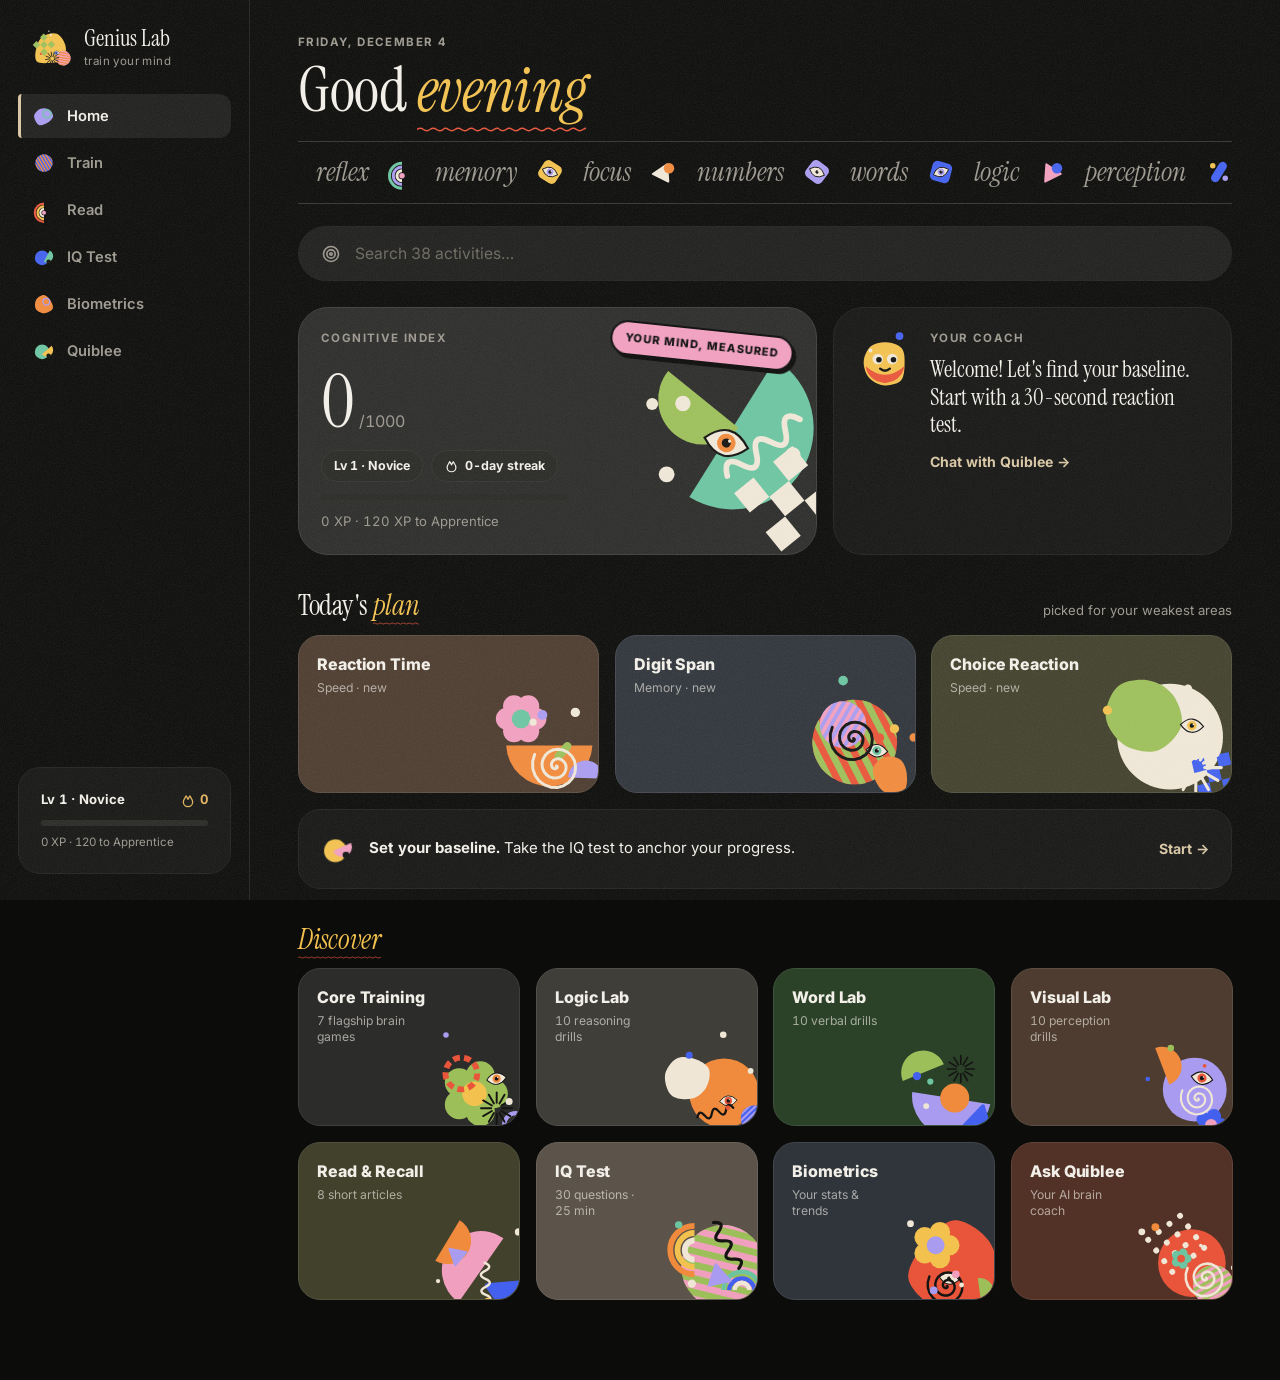
<file: index.html>
<!doctype html>
<html lang="en">
<head>
<meta charset="UTF-8">
<meta name="viewport" content="width=device-width, initial-scale=1.0, viewport-fit=cover">
<meta name="description" content="Genius Lab: train reaction time, memory, focus, maths and reading comprehension, and take a built-in IQ test.">
<meta name="theme-color" content="#0c0c0b">
<title>Genius Lab</title>
<link rel="preconnect" href="https://fonts.googleapis.com">
<link rel="preconnect" href="https://fonts.gstatic.com" crossorigin>
<link rel="stylesheet" href="https://fonts.googleapis.com/css2?family=Instrument+Serif:ital@0;1&family=Inter:wght@400;500;600;700;800&display=swap">
<link rel="stylesheet" href="app/style.css">
</head>
<body>
  <div class="shell">
    <aside class="sidebar">
      <a class="brand" href="#/">
        <div class="brand-badge" aria-hidden="true"></div>
        <div>
          <div class="brand-title">Genius Lab</div>
          <div class="brand-subtitle">train your mind</div>
        </div>
      </a>

      <nav class="side-nav" id="side-nav" aria-label="Main"></nav>

      <div class="side-level card" id="side-level"></div>
    </aside>

    <main class="view" id="view" tabindex="-1"></main>
  </div>

  <nav class="tabbar" id="tabbar" aria-label="Main"></nav>
  <div class="toast" id="toast" role="status" aria-live="polite"></div>

  <script src="app/js/core.js"></script>
  <script src="app/js/art.js"></script>
  <script src="app/js/games-speed.js"></script>
  <script src="app/js/games-memory.js"></script>
  <script src="app/js/games-focus.js"></script>
  <script src="app/js/drills.js"></script>
  <script src="app/js/articles.js"></script>
  <script src="app/js/reading.js"></script>
  <script src="app/js/iq-questions.js"></script>
  <script src="app/js/iq.js"></script>
  <script src="app/js/biometrics.js"></script>
  <script src="app/js/coach.js"></script>
  <script src="app/js/pages.js"></script>
</body>
</html>
</file>
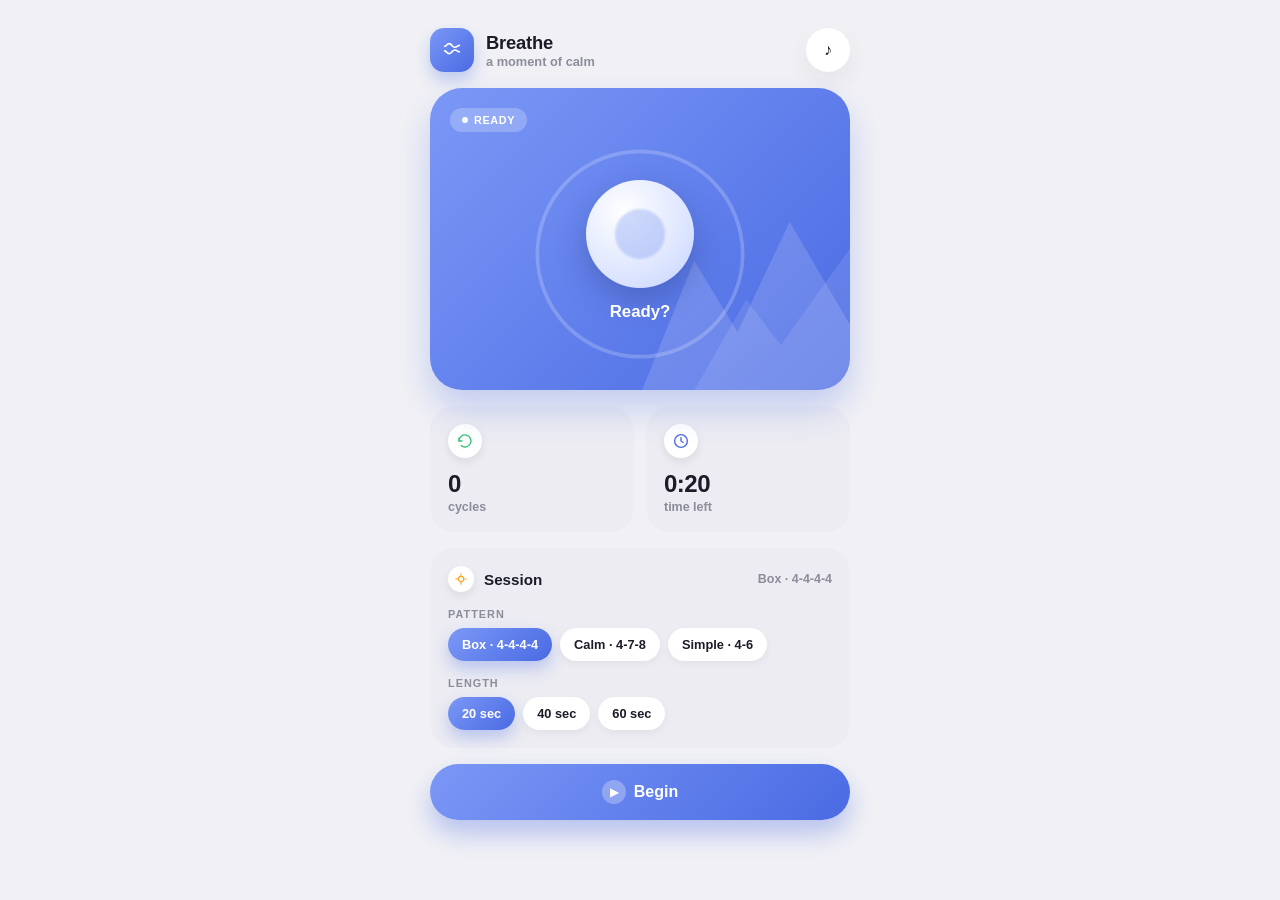
<file: breathing-exercise/index.html>
<!doctype html>
<html lang="en">
<head>
<meta charset="UTF-8">
<meta name="viewport" content="width=device-width, initial-scale=1.0">
<title>Breathe — a guided breathing exercise</title>
<link rel="stylesheet" href="style.css">
</head>
<body>
  <main class="app">
    <header class="app-header">
      <div class="brand">
        <div class="brand-badge">
          <svg viewBox="0 0 24 24" fill="none"><path d="M4 8c2 0 2-3 5-3s3 4 6 4 3-2 5-2M4 13c2 0 2 3 5 3s3-4 6-4 3 2 5 2" stroke="#fff" stroke-width="1.8" stroke-linecap="round"/></svg>
        </div>
        <div>
          <div class="brand-title">Breathe</div>
          <div class="brand-subtitle">a moment of calm</div>
        </div>
      </div>
      <button class="icon-btn" id="sound-btn" aria-pressed="true" title="Toggle sound">
        <span id="sound-icon">&#9834;</span>
      </button>
    </header>

    <section class="hero" aria-live="polite">
      <span class="hero-badge" id="hero-badge"><span class="dot"></span><span id="hero-badge-text">READY</span></span>

      <div class="stage">
        <svg class="progress-ring" viewBox="0 0 240 240" aria-hidden="true">
          <circle class="progress-ring__bg" cx="120" cy="120" r="112"></circle>
          <circle class="progress-ring__bar" id="progress-bar" cx="120" cy="120" r="112"></circle>
        </svg>

        <div class="breath-circle" id="breath-circle">
          <div class="breath-core"></div>
        </div>

        <div class="phase-copy">
          <div class="phase-label" id="phase-label">Ready?</div>
          <div class="phase-count" id="phase-count"></div>
        </div>
      </div>

      <svg class="hero-wave" viewBox="0 0 300 140" preserveAspectRatio="none" aria-hidden="true">
        <path d="M60 140 L120 40 L170 95 L230 10 L300 90 L300 140 Z" fill="rgba(255,255,255,0.14)"></path>
        <path d="M120 140 L180 70 L220 105 L300 30 L300 140 Z" fill="rgba(255,255,255,0.1)"></path>
      </svg>
    </section>

    <section class="stat-row">
      <div class="stat-card">
        <div class="stat-icon stat-icon-green">
          <svg viewBox="0 0 24 24" fill="none"><path d="M4 12a8 8 0 1 1 3 6.2" stroke="currentColor" stroke-width="1.8" stroke-linecap="round"/><path d="M4 8v4h4" stroke="currentColor" stroke-width="1.8" stroke-linecap="round" stroke-linejoin="round"/></svg>
        </div>
        <div class="stat-value" id="cycle-count">0</div>
        <div class="stat-label">cycles</div>
      </div>
      <div class="stat-card">
        <div class="stat-icon stat-icon-blue">
          <svg viewBox="0 0 24 24" fill="none"><circle cx="12" cy="12" r="8.5" stroke="currentColor" stroke-width="1.8"/><path d="M12 7.5V12L15 14" stroke="currentColor" stroke-width="1.8" stroke-linecap="round"/></svg>
        </div>
        <div class="stat-value" id="time-remaining">0:20</div>
        <div class="stat-label">time left</div>
      </div>
    </section>

    <section class="session-card">
      <div class="session-card-head">
        <div class="session-card-title">
          <div class="stat-icon stat-icon-gold small">
            <svg viewBox="0 0 24 24" fill="none"><path d="M12 3v4M12 17v4M3 12h4M17 12h4" stroke="currentColor" stroke-width="1.8" stroke-linecap="round"/><circle cx="12" cy="12" r="4.5" stroke="currentColor" stroke-width="1.8"/></svg>
          </div>
          <span>Session</span>
        </div>
        <span class="session-card-meta" id="session-meta">Box · 4-4-4-4</span>
      </div>

      <div class="option-group" role="group" aria-label="Breathing pattern">
        <span class="option-title">pattern</span>
        <div class="option-row" id="pattern-row">
          <button class="chip active" data-pattern="box">Box · 4-4-4-4</button>
          <button class="chip" data-pattern="calm">Calm · 4-7-8</button>
          <button class="chip" data-pattern="simple">Simple · 4-6</button>
        </div>
      </div>

      <div class="option-group" role="group" aria-label="Session length">
        <span class="option-title">length</span>
        <div class="option-row" id="duration-row">
          <button class="chip active" data-duration="20">20 sec</button>
          <button class="chip" data-duration="40">40 sec</button>
          <button class="chip" data-duration="60">60 sec</button>
        </div>
      </div>
    </section>

    <button class="pill-btn primary" id="start-btn">
      <span class="pill-btn-icon" id="start-icon">&#9654;</span>
      <span id="start-label">Begin</span>
    </button>
  </main>

  <div class="complete-overlay" id="complete-overlay" hidden>
    <div class="complete-card">
      <div class="complete-title">Nicely done</div>
      <p class="complete-detail" id="complete-detail"></p>
      <button class="pill-btn primary" id="complete-restart">
        <span class="pill-btn-icon">&#8635;</span>
        Breathe again
      </button>
    </div>
  </div>

  <script src="script.js"></script>
</body>
</html>
</file>
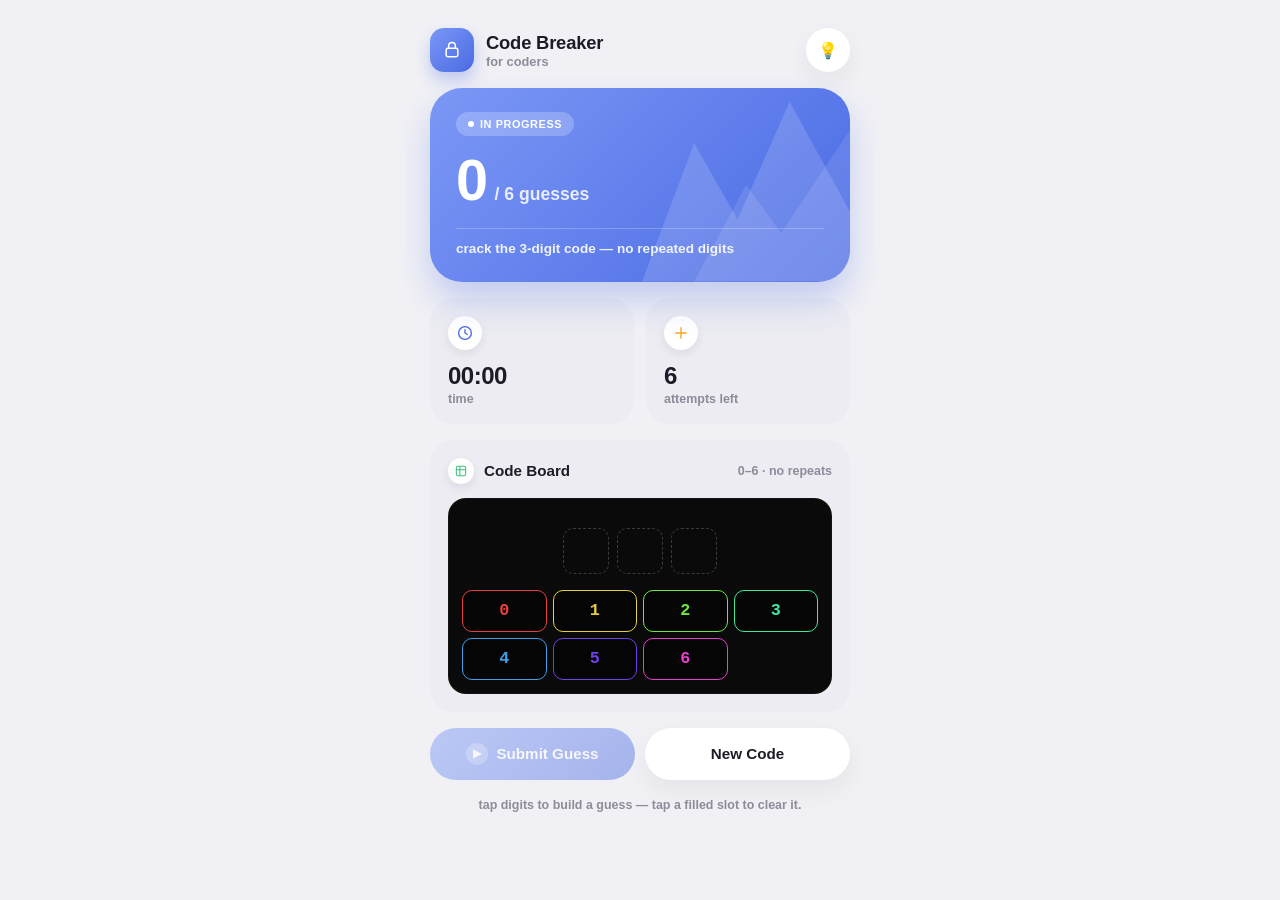
<file: code-breaker-puzzle/index.html>
<!doctype html>
<html lang="en">
<head>
<meta charset="UTF-8">
<meta name="viewport" content="width=device-width, initial-scale=1.0">
<title>Code Breaker — a deduction puzzle for coders</title>
<link rel="stylesheet" href="style.css">
</head>
<body>
  <main class="app">
    <header class="app-header">
      <div class="brand">
        <div class="brand-badge">
          <svg viewBox="0 0 24 24" fill="none"><rect x="5" y="10" width="14" height="10" rx="2" stroke="#fff" stroke-width="1.8"/><path d="M8 10V7a4 4 0 0 1 8 0v3" stroke="#fff" stroke-width="1.8"/></svg>
        </div>
        <div>
          <div class="brand-title">Code Breaker</div>
          <div class="brand-subtitle">for coders</div>
        </div>
      </div>
      <button class="icon-btn" id="hint-toggle" aria-pressed="true" title="Dim digits you've ruled out">&#128161;</button>
    </header>

    <section class="hero">
      <span class="hero-badge" id="hero-badge"><span class="dot"></span><span id="hero-badge-text">IN PROGRESS</span></span>
      <div class="hero-metric">
        <span class="hero-number" id="guess-count">0</span>
        <span class="hero-unit">/ 6 guesses</span>
      </div>
      <div class="hero-divider"></div>
      <div class="hero-foot">
        <span id="hero-status">crack the 3-digit code &mdash; no repeated digits</span>
      </div>
      <svg class="hero-wave" viewBox="0 0 300 140" preserveAspectRatio="none" aria-hidden="true">
        <path d="M60 140 L120 40 L170 95 L230 10 L300 90 L300 140 Z" fill="rgba(255,255,255,0.14)"></path>
        <path d="M120 140 L180 70 L220 105 L300 30 L300 140 Z" fill="rgba(255,255,255,0.1)"></path>
      </svg>
    </section>

    <section class="stat-row">
      <div class="stat-card">
        <div class="stat-icon stat-icon-blue">
          <svg viewBox="0 0 24 24" fill="none"><circle cx="12" cy="12" r="8.5" stroke="currentColor" stroke-width="1.8"/><path d="M12 7.5V12L15 14" stroke="currentColor" stroke-width="1.8" stroke-linecap="round"/></svg>
        </div>
        <div class="stat-value" id="timer">00:00</div>
        <div class="stat-label">time</div>
      </div>
      <div class="stat-card">
        <div class="stat-icon stat-icon-gold">
          <svg viewBox="0 0 24 24" fill="none"><path d="M12 5v14M5 12h14" stroke="currentColor" stroke-width="1.8" stroke-linecap="round"/></svg>
        </div>
        <div class="stat-value" id="attempts-left">6</div>
        <div class="stat-label">attempts left</div>
      </div>
    </section>

    <section class="board-card">
      <div class="board-card-head">
        <div class="board-card-title">
          <div class="stat-icon stat-icon-green small">
            <svg viewBox="0 0 24 24" fill="none"><rect x="4" y="4" width="16" height="16" rx="3" stroke="currentColor" stroke-width="1.8"/><path d="M4 10h16M10 4v16" stroke="currentColor" stroke-width="1.8"/></svg>
          </div>
          <span>Code Board</span>
        </div>
        <span class="board-card-meta">0&ndash;6 &middot; no repeats</span>
      </div>

      <div class="board-wrap">
        <div class="code-board" id="code-board">
          <div class="history-list" id="history-list"></div>
          <div class="input-row" id="input-row"></div>
          <div class="pad-grid" id="pad-grid"></div>
        </div>
        <div class="win-overlay" id="win-overlay" hidden>
          <div class="win-box">
            <div class="win-title" id="win-title">Cracked it!</div>
            <div class="win-detail" id="win-detail"></div>
            <button class="pill-btn" id="win-next">
              <span class="pill-btn-icon">&#8635;</span>
              New code
            </button>
          </div>
        </div>
      </div>
    </section>

    <div class="controls">
      <button class="pill-btn primary" id="submit-btn" disabled>
        <span class="pill-btn-icon">&#9654;</span>
        Submit Guess
      </button>
      <button class="pill-btn ghost" id="new-code-btn">New Code</button>
    </div>

    <p class="hint">tap digits to build a guess &mdash; tap a filled slot to clear it.</p>
  </main>

  <script src="script.js"></script>
</body>
</html>
</file>
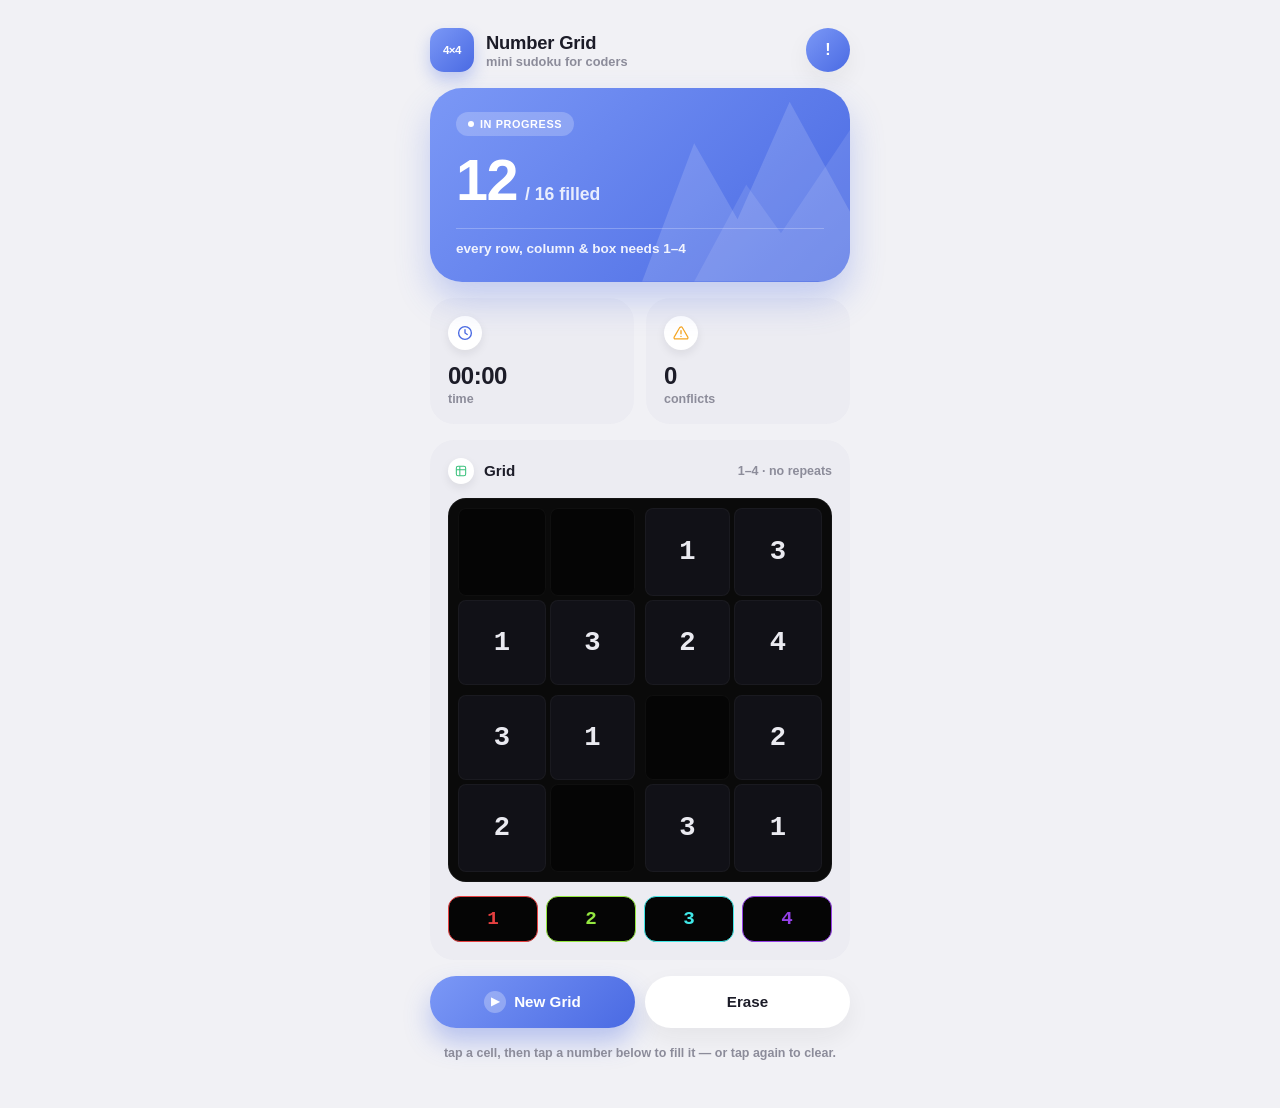
<file: sudoku-puzzle/index.html>
<!doctype html>
<html lang="en">
<head>
<meta charset="UTF-8">
<meta name="viewport" content="width=device-width, initial-scale=1.0">
<title>Number Grid — a mini sudoku for coders</title>
<link rel="stylesheet" href="style.css">
</head>
<body>
  <main class="app">
    <header class="app-header">
      <div class="brand">
        <div class="brand-badge">4&times;4</div>
        <div>
          <div class="brand-title">Number Grid</div>
          <div class="brand-subtitle">mini sudoku for coders</div>
        </div>
      </div>
      <button class="icon-btn" id="notes-toggle" aria-pressed="true" title="Toggle conflict highlighting">!</button>
    </header>

    <section class="hero">
      <span class="hero-badge" id="hero-badge"><span class="dot"></span><span id="hero-badge-text">IN PROGRESS</span></span>
      <div class="hero-metric">
        <span class="hero-number" id="filled-count">0</span>
        <span class="hero-unit">/ 16 filled</span>
      </div>
      <div class="hero-divider"></div>
      <div class="hero-foot">
        <span id="hero-status">every row, column &amp; box needs 1&ndash;4</span>
      </div>
      <svg class="hero-wave" viewBox="0 0 300 140" preserveAspectRatio="none" aria-hidden="true">
        <path d="M60 140 L120 40 L170 95 L230 10 L300 90 L300 140 Z" fill="rgba(255,255,255,0.14)"></path>
        <path d="M120 140 L180 70 L220 105 L300 30 L300 140 Z" fill="rgba(255,255,255,0.1)"></path>
      </svg>
    </section>

    <section class="stat-row">
      <div class="stat-card">
        <div class="stat-icon stat-icon-blue">
          <svg viewBox="0 0 24 24" fill="none"><circle cx="12" cy="12" r="8.5" stroke="currentColor" stroke-width="1.8"/><path d="M12 7.5V12L15 14" stroke="currentColor" stroke-width="1.8" stroke-linecap="round"/></svg>
        </div>
        <div class="stat-value" id="timer">00:00</div>
        <div class="stat-label">time</div>
      </div>
      <div class="stat-card">
        <div class="stat-icon stat-icon-gold">
          <svg viewBox="0 0 24 24" fill="none"><path d="M12 9v4M12 16.5h.01" stroke="currentColor" stroke-width="1.8" stroke-linecap="round"/><path d="M10.3 4.6 2.9 17.5a1.6 1.6 0 0 0 1.4 2.4h15.4a1.6 1.6 0 0 0 1.4-2.4L13.7 4.6a1.6 1.6 0 0 0-2.8 0Z" stroke="currentColor" stroke-width="1.6" stroke-linejoin="round"/></svg>
        </div>
        <div class="stat-value" id="conflict-count">0</div>
        <div class="stat-label">conflicts</div>
      </div>
    </section>

    <section class="board-card">
      <div class="board-card-head">
        <div class="board-card-title">
          <div class="stat-icon stat-icon-green small">
            <svg viewBox="0 0 24 24" fill="none"><rect x="4" y="4" width="16" height="16" rx="3" stroke="currentColor" stroke-width="1.8"/><path d="M4 10h16M10 4v16" stroke="currentColor" stroke-width="1.8"/></svg>
          </div>
          <span>Grid</span>
        </div>
        <span class="board-card-meta">1&ndash;4 &middot; no repeats</span>
      </div>
      <div class="board-wrap">
        <div class="sudoku-board" id="sudoku-board"></div>
        <div class="win-overlay" id="win-overlay" hidden>
          <div class="win-box">
            <div class="win-title">Solved!</div>
            <div class="win-detail" id="win-detail"></div>
            <button class="pill-btn" id="win-next">
              <span class="pill-btn-icon">&#8635;</span>
              New grid
            </button>
          </div>
        </div>
      </div>
      <div class="pad-row" id="pad-row"></div>
    </section>

    <div class="controls">
      <button class="pill-btn primary" id="new-grid-btn">
        <span class="pill-btn-icon">&#9654;</span>
        New Grid
      </button>
      <button class="pill-btn ghost" id="erase-btn">Erase</button>
    </div>

    <p class="hint">tap a cell, then tap a number below to fill it &mdash; or tap again to clear.</p>
  </main>

  <script src="script.js"></script>
</body>
</html>
</file>
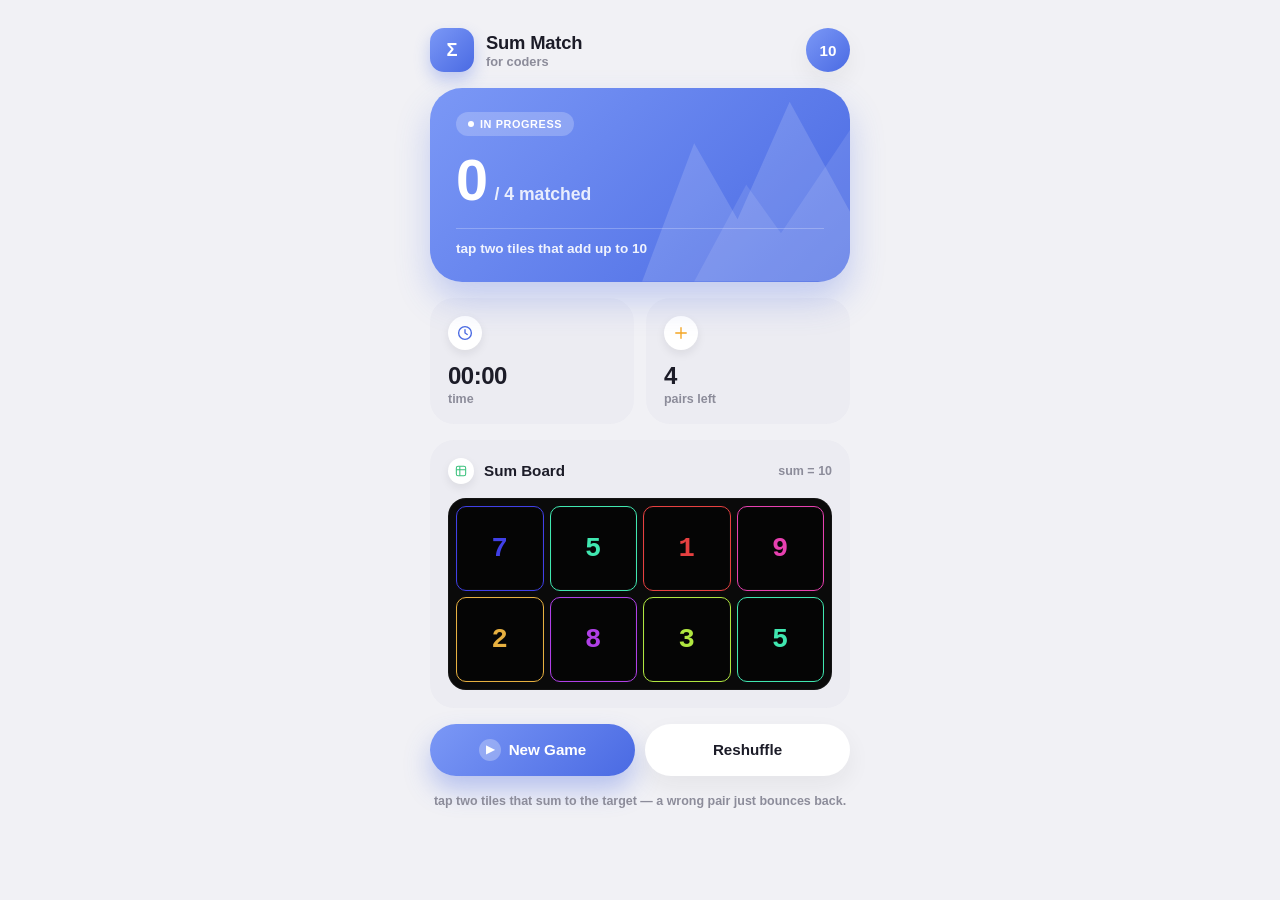
<file: sum-match-puzzle/index.html>
<!doctype html>
<html lang="en">
<head>
<meta charset="UTF-8">
<meta name="viewport" content="width=device-width, initial-scale=1.0">
<title>Sum Match — a number pairing puzzle for coders</title>
<link rel="stylesheet" href="style.css">
</head>
<body>
  <main class="app">
    <header class="app-header">
      <div class="brand">
        <div class="brand-badge">&Sigma;</div>
        <div>
          <div class="brand-title">Sum Match</div>
          <div class="brand-subtitle">for coders</div>
        </div>
      </div>
      <button class="icon-btn" id="target-toggle" aria-pressed="true" title="Change target sum">10</button>
    </header>

    <section class="hero">
      <span class="hero-badge" id="hero-badge"><span class="dot"></span><span id="hero-badge-text">IN PROGRESS</span></span>
      <div class="hero-metric">
        <span class="hero-number" id="matches">0</span>
        <span class="hero-unit">/ 4 matched</span>
      </div>
      <div class="hero-divider"></div>
      <div class="hero-foot">
        <span id="hero-status">tap two tiles that add up to 10</span>
      </div>
      <svg class="hero-wave" viewBox="0 0 300 140" preserveAspectRatio="none" aria-hidden="true">
        <path d="M60 140 L120 40 L170 95 L230 10 L300 90 L300 140 Z" fill="rgba(255,255,255,0.14)"></path>
        <path d="M120 140 L180 70 L220 105 L300 30 L300 140 Z" fill="rgba(255,255,255,0.1)"></path>
      </svg>
    </section>

    <section class="stat-row">
      <div class="stat-card">
        <div class="stat-icon stat-icon-blue">
          <svg viewBox="0 0 24 24" fill="none"><circle cx="12" cy="12" r="8.5" stroke="currentColor" stroke-width="1.8"/><path d="M12 7.5V12L15 14" stroke="currentColor" stroke-width="1.8" stroke-linecap="round"/></svg>
        </div>
        <div class="stat-value" id="timer">00:00</div>
        <div class="stat-label">time</div>
      </div>
      <div class="stat-card">
        <div class="stat-icon stat-icon-gold">
          <svg viewBox="0 0 24 24" fill="none"><path d="M12 5v14M5 12h14" stroke="currentColor" stroke-width="1.8" stroke-linecap="round"/></svg>
        </div>
        <div class="stat-value" id="pairs-left">4</div>
        <div class="stat-label">pairs left</div>
      </div>
    </section>

    <section class="board-card">
      <div class="board-card-head">
        <div class="board-card-title">
          <div class="stat-icon stat-icon-green small">
            <svg viewBox="0 0 24 24" fill="none"><rect x="4" y="4" width="16" height="16" rx="3" stroke="currentColor" stroke-width="1.8"/><path d="M4 10h16M10 4v16" stroke="currentColor" stroke-width="1.8"/></svg>
          </div>
          <span>Sum Board</span>
        </div>
        <span class="board-card-meta">sum = <span id="target-meta">10</span></span>
      </div>
      <div class="board-wrap">
        <div class="sum-board" id="sum-board"></div>
        <div class="win-overlay" id="win-overlay" hidden>
          <div class="win-box">
            <div class="win-title">Solved!</div>
            <div class="win-detail" id="win-detail"></div>
            <button class="pill-btn" id="win-next">
              <span class="pill-btn-icon">&#8635;</span>
              Play again
            </button>
          </div>
        </div>
      </div>
    </section>

    <div class="controls">
      <button class="pill-btn primary" id="new-game-btn">
        <span class="pill-btn-icon">&#9654;</span>
        New Game
      </button>
      <button class="pill-btn ghost" id="reshuffle-btn">Reshuffle</button>
    </div>

    <p class="hint">tap two tiles that sum to the target &mdash; a wrong pair just bounces back.</p>
  </main>

  <script src="script.js"></script>
</body>
</html>
</file>
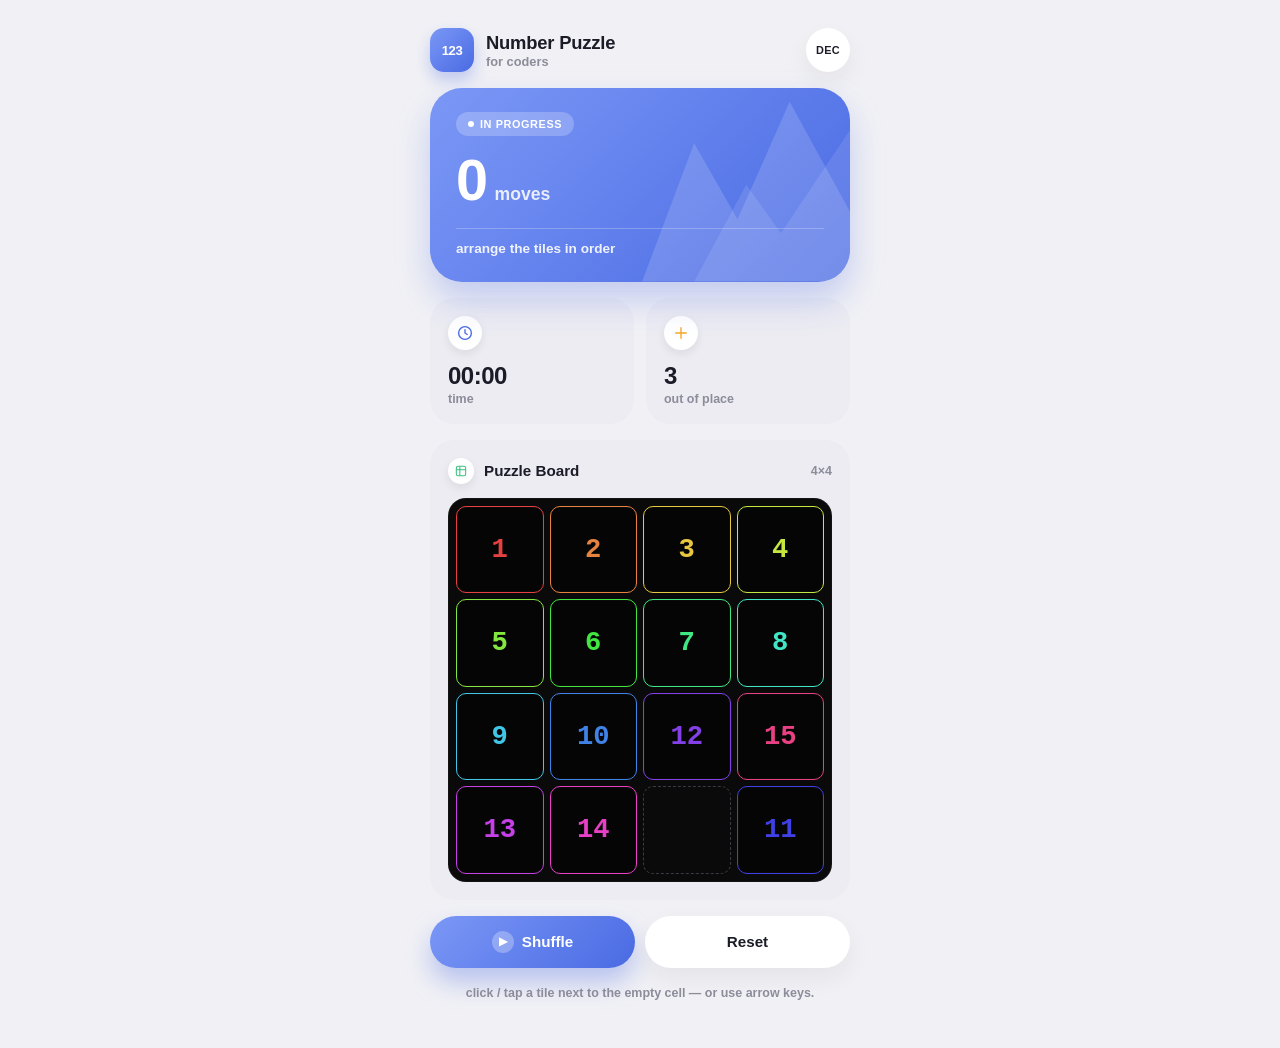
<file: puzzles/number-puzzle-for-coders/index.html>
<!doctype html>
<html lang="en">
<head>
<meta charset="UTF-8">
<meta name="viewport" content="width=device-width, initial-scale=1.0">
<title>Number Puzzle — a sliding puzzle for coders</title>
<link rel="stylesheet" href="style.css">
</head>
<body>
  <main class="app">
    <header class="app-header">
      <div class="brand">
        <div class="brand-badge">123</div>
        <div>
          <div class="brand-title">Number Puzzle</div>
          <div class="brand-subtitle">for coders</div>
        </div>
      </div>
      <button class="icon-btn" id="base-toggle" aria-pressed="false" title="Switch number base">DEC</button>
    </header>

    <section class="hero">
      <span class="hero-badge" id="hero-badge"><span class="dot"></span><span id="hero-badge-text">IN PROGRESS</span></span>
      <div class="hero-metric">
        <span class="hero-number" id="moves">0</span>
        <span class="hero-unit">moves</span>
      </div>
      <div class="hero-divider"></div>
      <div class="hero-foot">
        <span id="hero-status">arrange the tiles in order</span>
      </div>
      <svg class="hero-wave" viewBox="0 0 300 140" preserveAspectRatio="none" aria-hidden="true">
        <path d="M60 140 L120 40 L170 95 L230 10 L300 90 L300 140 Z" fill="rgba(255,255,255,0.14)"></path>
        <path d="M120 140 L180 70 L220 105 L300 30 L300 140 Z" fill="rgba(255,255,255,0.1)"></path>
      </svg>
    </section>

    <section class="stat-row">
      <div class="stat-card">
        <div class="stat-icon stat-icon-blue">
          <svg viewBox="0 0 24 24" fill="none"><circle cx="12" cy="12" r="8.5" stroke="currentColor" stroke-width="1.8"/><path d="M12 7.5V12L15 14" stroke="currentColor" stroke-width="1.8" stroke-linecap="round"/></svg>
        </div>
        <div class="stat-value" id="timer">00:00</div>
        <div class="stat-label">time</div>
      </div>
      <div class="stat-card">
        <div class="stat-icon stat-icon-gold">
          <svg viewBox="0 0 24 24" fill="none"><path d="M12 5v14M5 12h14" stroke="currentColor" stroke-width="1.8" stroke-linecap="round"/></svg>
        </div>
        <div class="stat-value" id="out-of-place">15</div>
        <div class="stat-label">out of place</div>
      </div>
    </section>

    <section class="board-card">
      <div class="board-card-head">
        <div class="board-card-title">
          <div class="stat-icon stat-icon-green small">
            <svg viewBox="0 0 24 24" fill="none"><rect x="4" y="4" width="16" height="16" rx="3" stroke="currentColor" stroke-width="1.8"/><path d="M4 10h16M10 4v16" stroke="currentColor" stroke-width="1.8"/></svg>
          </div>
          <span>Puzzle Board</span>
        </div>
        <span class="board-card-meta">4&times;4</span>
      </div>
      <div class="board-wrap">
        <div class="board" id="board" aria-label="15 puzzle board"></div>
        <div class="win-overlay" id="win-overlay" hidden>
          <div class="win-box">
            <div class="win-title">Solved!</div>
            <div class="win-detail" id="win-detail"></div>
            <button class="pill-btn" id="win-replay">
              <span class="pill-btn-icon">&#8635;</span>
              Play again
            </button>
          </div>
        </div>
      </div>
    </section>

    <div class="controls">
      <button class="pill-btn primary" id="shuffle-btn">
        <span class="pill-btn-icon">&#9654;</span>
        Shuffle
      </button>
      <button class="pill-btn ghost" id="reset-btn">Reset</button>
    </div>

    <p class="hint">click / tap a tile next to the empty cell &mdash; or use arrow keys.</p>
  </main>

  <script src="script.js"></script>
</body>
</html>
</file>
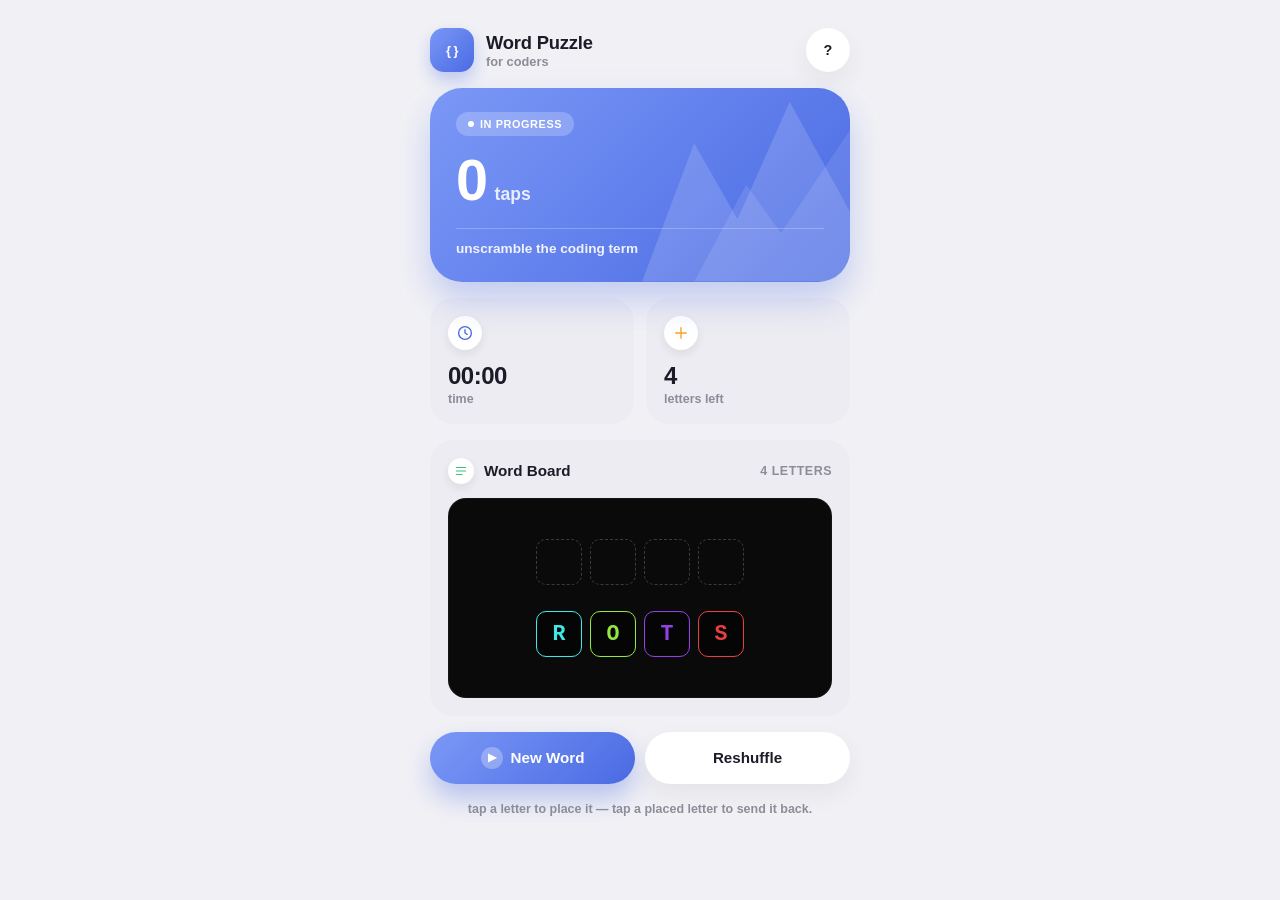
<file: puzzles/word-puzzle-for-coders/index.html>
<!doctype html>
<html lang="en">
<head>
<meta charset="UTF-8">
<meta name="viewport" content="width=device-width, initial-scale=1.0">
<title>Word Puzzle — an unscramble puzzle for coders</title>
<link rel="stylesheet" href="style.css">
</head>
<body>
  <main class="app">
    <header class="app-header">
      <div class="brand">
        <div class="brand-badge">{ }</div>
        <div>
          <div class="brand-title">Word Puzzle</div>
          <div class="brand-subtitle">for coders</div>
        </div>
      </div>
      <button class="icon-btn" id="hint-toggle" aria-pressed="false" title="Toggle first-letter hint">?</button>
    </header>

    <section class="hero">
      <span class="hero-badge" id="hero-badge"><span class="dot"></span><span id="hero-badge-text">IN PROGRESS</span></span>
      <div class="hero-metric">
        <span class="hero-number" id="taps">0</span>
        <span class="hero-unit">taps</span>
      </div>
      <div class="hero-divider"></div>
      <div class="hero-foot">
        <span id="hero-status">unscramble the coding term</span>
      </div>
      <svg class="hero-wave" viewBox="0 0 300 140" preserveAspectRatio="none" aria-hidden="true">
        <path d="M60 140 L120 40 L170 95 L230 10 L300 90 L300 140 Z" fill="rgba(255,255,255,0.14)"></path>
        <path d="M120 140 L180 70 L220 105 L300 30 L300 140 Z" fill="rgba(255,255,255,0.1)"></path>
      </svg>
    </section>

    <section class="stat-row">
      <div class="stat-card">
        <div class="stat-icon stat-icon-blue">
          <svg viewBox="0 0 24 24" fill="none"><circle cx="12" cy="12" r="8.5" stroke="currentColor" stroke-width="1.8"/><path d="M12 7.5V12L15 14" stroke="currentColor" stroke-width="1.8" stroke-linecap="round"/></svg>
        </div>
        <div class="stat-value" id="timer">00:00</div>
        <div class="stat-label">time</div>
      </div>
      <div class="stat-card">
        <div class="stat-icon stat-icon-gold">
          <svg viewBox="0 0 24 24" fill="none"><path d="M12 5v14M5 12h14" stroke="currentColor" stroke-width="1.8" stroke-linecap="round"/></svg>
        </div>
        <div class="stat-value" id="letters-left">5</div>
        <div class="stat-label">letters left</div>
      </div>
    </section>

    <section class="board-card">
      <div class="board-card-head">
        <div class="board-card-title">
          <div class="stat-icon stat-icon-green small">
            <svg viewBox="0 0 24 24" fill="none"><path d="M4 6h16M4 12h16M4 18h10" stroke="currentColor" stroke-width="1.8" stroke-linecap="round"/></svg>
          </div>
          <span>Word Board</span>
        </div>
        <span class="board-card-meta" id="hint-label">&nbsp;</span>
      </div>
      <div class="board-wrap">
        <div class="word-board" id="word-board">
          <div class="answer-row" id="answer-row"></div>
          <div class="pool-row" id="pool-row"></div>
        </div>
        <div class="win-overlay" id="win-overlay" hidden>
          <div class="win-box">
            <div class="win-title">Solved!</div>
            <div class="win-detail" id="win-detail"></div>
            <button class="pill-btn" id="win-next">
              <span class="pill-btn-icon">&#8635;</span>
              Next word
            </button>
          </div>
        </div>
      </div>
    </section>

    <div class="controls">
      <button class="pill-btn primary" id="new-word-btn">
        <span class="pill-btn-icon">&#9654;</span>
        New Word
      </button>
      <button class="pill-btn ghost" id="reshuffle-btn">Reshuffle</button>
    </div>

    <p class="hint">tap a letter to place it &mdash; tap a placed letter to send it back.</p>
  </main>

  <script src="script.js"></script>
</body>
</html>
</file>
<file: app/style.css>
/* Genius Lab: a dark, earthy, tactile interface.
   Near-black canvas, muted stone/moss/clay tiles, serif display type,
   and tilted "objects" peeking out of each card. */

:root {
  color-scheme: dark;
  --bg: #0c0c0b;
  --surface: #161615;
  --surface-2: #1f1f1d;
  --surface-3: #292926;
  --line: #232320;
  --line-strong: #363531;
  --ink: #f2efe8;
  --ink-soft: #9c988e;
  --ink-faint: #6b685f;
  --sand: #d8c6a3;
  --accent: var(--sand);
  --good: #8fc27f;
  --bad: #e0735f;
  --warn: #e0b25c;
  --mx-gray: #8c887e;
  --mx-faint: #2c2b28;
  --sand-hover: #e7d8b9;
  --good-bg: #1d2a1a;
  --bad-bg: #2f1d18;
  --pick-bg: #2b271f;

  --tomato: #e8553a;
  --cobalt: #4361ee;
  --butter: #f2c14e;
  --mint: #6cc4a1;
  --pink: #f19fbf;
  --lilac: #a99cf0;
  --cream: #efe6d6;

  --c-speed: #e0b25c;
  --c-memory: #b59ad6;
  --c-focus: #d97a68;
  --c-numeracy: #7fb8a8;
  --c-verbal: #9cc08a;
  --c-reasoning: #c9b99a;
  --c-perception: #8fb3d9;

  --r-xl: 30px;
  --r-lg: 22px;
  --r-md: 16px;
  --r-sm: 11px;
  --serif: 'Instrument Serif', 'Iowan Old Style', Georgia, serif;
  --sans: 'Inter', -apple-system, BlinkMacSystemFont, 'Segoe UI', Roboto, sans-serif;
  --mono: 'JetBrains Mono', 'SF Mono', Consolas, monospace;
}

* { box-sizing: border-box; }
html { -webkit-text-size-adjust: 100%; }

body {
  margin: 0;
  min-height: 100vh;
  background: var(--bg);
  color: var(--ink);
  font-family: var(--sans);
  font-size: 15px;
  line-height: 1.5;
  -webkit-font-smoothing: antialiased;
  font-variant-numeric: tabular-nums;
}

a { color: inherit; text-decoration: none; }
button { font: inherit; color: inherit; }
kbd {
  font-family: var(--mono);
  font-size: 0.75em;
  padding: 1px 6px;
  border-radius: 6px;
  border: 1px solid var(--line-strong);
  background: var(--surface-2);
}
.ic { width: 20px; height: 20px; flex: none; }
.muted { color: var(--ink-soft); }
.small { font-size: 0.82rem; }
.strong { font-weight: 700; }
.center { text-align: center; }
.mono { font-family: var(--mono); }
.mt { margin-top: 22px; }
.grow { flex: 1; min-width: 0; display: flex; flex-direction: column; }
.up { color: var(--good); }
.down { color: var(--bad); }
.good { color: var(--good); }
.bad { color: var(--bad); }
[hidden] { display: none !important; }

/* ---------- shell ---------- */

.shell {
  display: grid;
  grid-template-columns: 250px minmax(0, 1fr);
  min-height: 100vh;
}

.sidebar {
  position: sticky;
  top: 0;
  height: 100vh;
  padding: 26px 18px;
  display: flex;
  flex-direction: column;
  gap: 22px;
  border-right: 1px solid var(--line);
}

.brand { display: flex; align-items: center; gap: 12px; padding: 0 8px; }
.brand-badge { width: 46px; height: 46px; flex: none; transform: rotate(-8deg); transition: transform 0.5s; }
.brand:hover .brand-badge { transform: rotate(14deg) scale(1.08); }
.brand-badge svg { width: 100%; height: 100%; display: block; overflow: visible; }
.brand-title { font-family: var(--serif); font-size: 1.45rem; line-height: 1; }
.brand-subtitle { font-size: 0.72rem; color: var(--ink-soft); letter-spacing: 0.4px; margin-top: 3px; }

.side-nav { display: flex; flex-direction: column; gap: 3px; }
.side-nav a {
  display: flex; align-items: center; gap: 12px;
  padding: 11px 12px;
  border-radius: 12px;
  color: var(--ink-soft);
  font-weight: 600;
  font-size: 0.92rem;
  transition: background 0.15s, color 0.15s;
}
.side-nav a:hover { background: var(--surface); color: var(--ink); }
.side-nav a { border-left: 3px solid transparent; }
.side-nav a.active { background: var(--surface-2); color: var(--ink); border-left-color: var(--sand); border-radius: 4px 12px 12px 4px; }
.glyph { width: 22px; height: 22px; flex: none; display: block; overflow: visible; transition: transform 0.4s cubic-bezier(.3, 1.6, .5, 1); }
.side-nav a:hover .glyph { transform: rotate(-14deg) scale(1.12); }
.side-nav a.active .glyph { transform: rotate(10deg) scale(1.18); }

.side-level { margin-top: auto; padding: 16px; }
.lvl-top { display: flex; justify-content: space-between; align-items: center; font-size: 0.82rem; font-weight: 700; margin-bottom: 10px; }
.lvl-streak { display: inline-flex; align-items: center; gap: 4px; color: var(--warn); }
.lvl-streak .ic { width: 16px; height: 16px; }
.lvl-foot { font-size: 0.72rem; color: var(--ink-soft); margin-top: 8px; }

.bar { height: 6px; border-radius: 99px; background: var(--surface-3); overflow: hidden; }
.bar > div { height: 100%; background: var(--sand); border-radius: 99px; transition: width 0.4s ease; }

.view {
  padding: 34px clamp(16px, 4vw, 48px) 80px;
  max-width: 1180px;
  width: 100%;
  outline: none;
}
.view.enter { animation: enter 0.35s ease both; }
@keyframes enter { from { opacity: 0; transform: translateY(8px); } to { opacity: 1; transform: none; } }

.tabbar { display: none; }

/* film-grain texture over everything: a texture, not translucency (it never blurs or tints content) */
body::after {
  content: '';
  position: fixed;
  inset: 0;
  z-index: 100;
  pointer-events: none;
  opacity: 0.07;
  background-image: url("data:image/svg+xml,%3Csvg xmlns='http://www.w3.org/2000/svg' width='180' height='180'%3E%3Cfilter id='n'%3E%3CfeTurbulence type='fractalNoise' baseFrequency='0.9' numOctaves='3' stitchTiles='stitch'/%3E%3CfeColorMatrix values='0 0 0 0 1 0 0 0 0 1 0 0 0 0 1 0 0 0 1.2 0'/%3E%3C/filter%3E%3Crect width='100%25' height='100%25' filter='url(%23n)'/%3E%3C/svg%3E");
}

.toast {
  position: fixed;
  left: 50%;
  bottom: 28px;
  transform: translate(-50%, 20px);
  background: var(--sand);
  color: var(--bg);
  font-weight: 700;
  font-size: 0.9rem;
  padding: 12px 20px;
  border-radius: 99px;
  border: 1px solid var(--sand-hover);
  opacity: 0;
  pointer-events: none;
  transition: opacity 0.25s, transform 0.25s;
  z-index: 50;
}
.toast.show { opacity: 1; transform: translate(-50%, 0); }

/* ---------- type ---------- */

.display {
  font-family: var(--serif);
  font-weight: 400;
  letter-spacing: -0.3px;
  line-height: 1.05;
  margin: 0;
}
h1.display { font-size: clamp(2.1rem, 4.5vw, 3rem); }
h1.display.huge { font-size: clamp(2.6rem, 6vw, 3.8rem); }
h2.display { font-size: 1.75rem; }
h3 { font-size: 0.95rem; font-weight: 700; margin: 0 0 12px; letter-spacing: 0.1px; }
.eyebrow { font-size: 0.72rem; font-weight: 700; letter-spacing: 1.4px; text-transform: uppercase; color: var(--ink-soft); margin-bottom: 8px; }
.display em {
  font-style: italic;
  color: var(--butter);
  padding-bottom: 0.08em;
  background: url("data:image/svg+xml,%3Csvg xmlns='http://www.w3.org/2000/svg' width='40' height='8' viewBox='0 0 40 8'%3E%3Cpath d='M0 4 Q5 0 10 4 T20 4 T30 4 T40 4' fill='none' stroke='%23e8553a' stroke-width='2.2' stroke-linecap='round'/%3E%3C/svg%3E") repeat-x 0 100% / 0.42em 0.18em;
}
.h-glyph { width: 0.9em; height: 0.9em; display: inline-block; vertical-align: -0.08em; margin-right: 0.3em; }
.lede { max-width: 620px; margin: 12px 0 0; font-size: 1rem; }
.link { color: var(--sand); font-weight: 700; font-size: 0.88rem; }

.page-head { margin-bottom: 26px; }
.back { display: inline-flex; align-items: center; gap: 4px; color: var(--ink-soft); font-weight: 600; font-size: 0.86rem; margin-bottom: 16px; }
.back .ic { width: 16px; height: 16px; }
.back:hover { color: var(--ink); }
.title-row { display: flex; align-items: center; gap: 16px; }
.title-row h1 { font-family: var(--serif); font-weight: 400; font-size: clamp(2rem, 4vw, 2.6rem); margin: 0; line-height: 1.05; }
.title-row p { margin: 4px 0 0; }
.mod-icon { width: 64px; height: 64px; flex: none; transform: rotate(-6deg); }
.mod-icon svg { width: 100%; height: 100%; overflow: visible; }

.sec-head { display: flex; align-items: baseline; justify-content: space-between; gap: 12px; margin: 36px 0 14px; }
.sec-blurb { margin: -8px 0 14px; }

/* ---------- cards & buttons ---------- */

.card {
  background: var(--surface);
  border: 1px solid var(--line);
  border-radius: var(--r-lg);
  padding: 22px;
}

.btn {
  display: inline-flex; align-items: center; justify-content: center; gap: 8px;
  border: none;
  border-radius: 99px;
  padding: 12px 20px;
  font-weight: 700;
  font-size: 0.92rem;
  cursor: pointer;
  transition: transform 0.12s, background 0.15s, opacity 0.15s;
  white-space: nowrap;
}
.btn .ic { width: 18px; height: 18px; }
.btn:hover { transform: translateY(-1px); }
.btn:active { transform: scale(0.98); }
.btn:disabled { opacity: 0.4; cursor: not-allowed; transform: none; }
.btn.primary { background: var(--sand); color: var(--bg); }
.btn.primary:hover { background: var(--sand-hover); }
.btn.ghost { background: var(--surface-2); color: var(--ink); border: 1px solid var(--line-strong); }
.btn.ghost:hover { border-color: var(--ink-faint); }
.btn.ghost.on { border-color: var(--warn); color: var(--warn); }
.btn.danger { color: var(--bad); }
.btn.big { padding: 16px 28px; font-size: 1rem; }
.btn.small { padding: 8px 14px; font-size: 0.8rem; }
.btn-row { display: flex; gap: 10px; flex-wrap: wrap; justify-content: center; margin-top: 18px; }

.icon-btn {
  width: 42px; height: 42px; flex: none;
  border-radius: 50%;
  border: 1px solid var(--line-strong);
  background: var(--surface);
  display: grid; place-items: center;
  cursor: pointer;
  color: var(--ink-soft);
}
.icon-btn:hover { color: var(--ink); }

.chip {
  display: inline-flex; align-items: center; gap: 6px;
  padding: 6px 12px;
  border-radius: 99px;
  background: var(--surface-3);
  border: 1px solid var(--line-strong);
  font-size: 0.78rem;
  font-weight: 700;
}
.chip .ic { width: 15px; height: 15px; }
.chip.warn { color: var(--bad); }

.seg { display: inline-flex; gap: 4px; padding: 4px; border-radius: 99px; background: var(--surface-2); border: 1px solid var(--line); flex-wrap: wrap; justify-content: center; }
.seg button, .seg a { border: none; background: transparent; padding: 8px 14px; border-radius: 99px; font-weight: 700; font-size: 0.84rem; color: var(--ink-soft); cursor: pointer; }
.seg button.on, .seg a:hover { background: var(--surface-3); color: var(--ink); }
.sec-tabs { display: flex; position: sticky; top: 10px; z-index: 5; margin-bottom: 4px; background: var(--surface-2); border-color: var(--line-strong); flex-wrap: nowrap; justify-content: flex-start; overflow-x: auto; max-width: 100%; scrollbar-width: none; }
.sec-tabs a { flex: none; }

.kpis { display: grid; grid-template-columns: repeat(3, 1fr); gap: 12px; margin-bottom: 8px; }
.kpis.tight { grid-template-columns: 1fr 1fr; margin: 16px 0; }
.kpi { background: var(--surface); border: 1px solid var(--line); border-radius: var(--r-md); padding: 14px 16px; }
.kpis.tight .kpi { background: var(--surface-2); }
.kpi span { display: block; font-size: 0.75rem; color: var(--ink-soft); font-weight: 600; }
.kpi b { font-size: 1.6rem; font-weight: 800; letter-spacing: -0.5px; }
.kpi small { font-size: 0.8rem; color: var(--ink-soft); margin-left: 3px; font-weight: 600; }

/* ---------- tiles (the reference "Discover" cards) ---------- */

.tone-stone { --t1: #3f3e39; --art-a: #8a857a; --art-line: #7a756b; --art-ink: #1a1a18; }
.tone-moss  { --t1: #2b4228; --art-a: #6a9a5c; --art-line: #5a8a4d; --art-ink: #132011; }
.tone-clay  { --t1: #4d3c2f; --art-a: #b08b68; --art-line: #9c7a59; --art-ink: #2a1f16; }
.tone-olive { --t1: #42412c; --art-a: #96935f; --art-line: #848152; --art-ink: #22211a; }
.tone-slate { --t1: #30353b; --art-a: #7d8896; --art-line: #6d7886; --art-ink: #171a1f; }
.tone-taupe { --t1: #5c544a; --art-a: #bfb19f; --art-line: #ab9e8d; --art-ink: #2b2620; }
.tone-ash   { --t1: #2c2c2b; --art-a: #75746d; --art-line: #67665f; --art-ink: #151514; }
.tone-rust  { --t1: #523227; --art-a: #bd775d; --art-line: #a8684f; --art-ink: #2b1610; }

[class*="tone-"] { background: var(--t1); border-color: color-mix(in srgb, var(--t1), #ffffff 9%) !important; }

.tiles { display: grid; grid-template-columns: repeat(auto-fill, minmax(200px, 1fr)); gap: 16px; }
.tiles.three { grid-template-columns: repeat(3, minmax(0, 1fr)); }

.tile {
  position: relative;
  overflow: hidden;
  min-height: 158px;
  border-radius: var(--r-lg);
  padding: 16px 18px;
  border: 1px solid transparent;
  display: flex;
  flex-direction: column;
  gap: 4px;
  transition: transform 0.25s cubic-bezier(.2, .8, .2, 1), border-color 0.2s;
  animation: tile-in 0.5s cubic-bezier(.2, .8, .2, 1) both;
  animation-delay: calc(var(--i, 0) * 40ms);
}
@keyframes tile-in { from { opacity: 0; transform: translateY(14px) scale(0.98); } to { opacity: 1; transform: none; } }
.tile:hover { transform: translateY(-3px); border-color: color-mix(in srgb, var(--t1), #ffffff 22%) !important; }
.tile-label { font-weight: 800; font-size: 1rem; letter-spacing: -0.1px; position: relative; z-index: 1; max-width: 75%; }
.tile-meta { font-size: 0.76rem; color: color-mix(in srgb, var(--t1), #f2efe8 62%); position: relative; z-index: 1; max-width: 52%; line-height: 1.35; }
.tile-badge {
  position: absolute; top: 14px; right: 14px; z-index: 2;
  font-size: 0.72rem; font-weight: 800;
  padding: 3px 9px; border-radius: 99px;
  background: var(--bg);
  display: inline-flex; align-items: center; gap: 3px;
}
.tile-badge .ic { width: 12px; height: 12px; }
.tile-done { position: absolute; bottom: 14px; left: 16px; z-index: 2; width: 24px; height: 24px; border-radius: 50%; background: var(--good); color: var(--bg); display: grid; place-items: center; }
.tile-done .ic { width: 14px; height: 14px; }

.tile-art {
  position: absolute;
  right: -22px;
  bottom: -24px;
  width: 58%;
  max-width: 160px;
  aspect-ratio: 1;
  pointer-events: none;
}
.tile-art svg { width: 100%; height: 100%; display: block; overflow: visible; }
.artwork .L { transform-box: view-box; transform-origin: 50% 50%; transition: transform 0.7s cubic-bezier(.3, 1.5, .5, 1); }
.tile:hover .artwork .L, .hero-card:hover .artwork .L, .brand:hover .artwork .L { transform: translate(var(--dx), var(--dy)) rotate(var(--dr)); }
@keyframes drift { from { transform: translate(0, 0) rotate(0); } to { transform: translate(var(--dx), var(--dy)) rotate(var(--dr)); } }

/* Discover grid: an even four-up grid of the app's areas */
.tiles.discover { grid-template-columns: repeat(4, minmax(0, 1fr)); }
@media (max-width: 1080px) { .tiles.discover { grid-template-columns: repeat(2, minmax(0, 1fr)); } }

/* ---------- stickers & ticker ---------- */

.sticker {
  display: inline-block;
  font-family: var(--sans);
  font-size: 0.7rem;
  font-weight: 800;
  letter-spacing: 1px;
  text-transform: uppercase;
  color: var(--bg);
  padding: 7px 13px;
  border-radius: 99px;
  border: 2px solid var(--bg);
  box-shadow: 3px 3px 0 var(--bg);
  white-space: nowrap;
}
.sticker.s1 { position: absolute; top: 20px; right: 22px; z-index: 2; background: var(--pink); transform: rotate(6deg); }
.sticker.s2 { background: var(--butter); transform: rotate(-5deg); margin: 14px 0 0; }

.marquee { overflow: hidden; margin: 6px 0 22px; padding: 10px 0; border-block: 1px solid var(--line-strong); }
.mq-track { display: flex; align-items: center; width: max-content; animation: marquee 48s linear infinite; }
.marquee:hover .mq-track { animation-play-state: paused; }
.mq-word { font-family: var(--serif); font-style: italic; font-size: 1.7rem; color: var(--ink-soft); padding: 0 18px; white-space: nowrap; }
.mq-glyph { width: 30px; height: 30px; }
@keyframes marquee { to { transform: translateX(-50%); } }

/* ---------- home ---------- */

.home-head { margin-bottom: 18px; }
.search {
  display: flex; align-items: center; gap: 12px;
  background: var(--surface-2);
  border: 1px solid var(--line);
  border-radius: 99px;
  padding: 14px 22px;
  margin-bottom: 26px;
  color: var(--ink-soft);
}
.search input { flex: 1; background: none; border: none; outline: none; color: var(--ink); font: inherit; font-size: 0.98rem; }
.search input::placeholder { color: var(--ink-faint); }
.search:focus-within { border-color: var(--line-strong); }

.home-hero { display: grid; grid-template-columns: 1.3fr 1fr; gap: 16px; }
.hero-card { position: relative; overflow: hidden; display: flex; flex-direction: column; gap: 12px; min-height: 220px; border-radius: var(--r-xl); }
.hero-card .bar { max-width: 52%; }
.hero-card > *:not(.hero-art):not(.sticker) { position: relative; z-index: 1; }
.hero-art { position: absolute; right: -30px; top: 50%; width: 46%; max-width: 280px; aspect-ratio: 1; transform: translateY(-50%); pointer-events: none; }
.hero-art svg { width: 100%; height: 100%; overflow: visible; }
.artwork.big .L { animation: drift 9s ease-in-out infinite alternate; animation-delay: calc(var(--k) * -1.7s); }
.hero-card:hover .artwork.big .L { animation-play-state: paused; }
.hero-num { font-family: var(--serif); font-size: 4.6rem; line-height: 0.95; }
.hero-num small { font-family: var(--sans); font-size: 1rem; color: var(--ink-soft); margin-left: 4px; }
.hero-row { display: flex; gap: 8px; flex-wrap: wrap; position: relative; z-index: 1; }
.coach-card { display: flex; gap: 16px; align-items: flex-start; border-radius: var(--r-xl); transition: transform 0.2s; }
.coach-card:hover { transform: translateY(-3px); }
.coach-line { font-family: var(--serif); font-size: 1.45rem; line-height: 1.2; margin-bottom: 12px; }
.quiblee-avatar { width: 44px; height: 44px; flex: none; }
.quiblee-avatar.big { width: 58px; height: 58px; }
.quiblee-avatar svg, .msg-av svg { width: 100%; height: 100%; display: block; overflow: visible; }
.quiblee .q-body { transform-box: fill-box; transform-origin: 50% 100%; animation: wobble 3.2s ease-in-out infinite; }
.quiblee .q-ant { transform-box: fill-box; transform-origin: 0 100%; animation: wobble 2.1s ease-in-out infinite reverse; }
@keyframes wobble { 0%, 100% { transform: rotate(-3deg) scaleY(1); } 50% { transform: rotate(3deg) scaleY(0.96); } }

.banner { display: flex; align-items: center; gap: 14px; margin-top: 16px; }
.banner .glyph { width: 34px; height: 34px; transform: rotate(-8deg); }
.banner > div { flex: 1; }

.recent { list-style: none; margin: 0; padding: 0; }
.recent li + li { border-top: 1px solid var(--line); }
.recent a { display: flex; align-items: center; gap: 14px; padding: 12px 4px; }
.recent a:hover b { color: var(--sand); }
.mod-dot { width: 40px; height: 40px; border-radius: 12px; display: grid; place-items: center; background: var(--surface-2); flex: none; }
.mod-dot .glyph { width: 28px; height: 28px; }
.score-pill { font-weight: 800; font-size: 0.8rem; background: var(--surface-3); padding: 4px 10px; border-radius: 99px; }

/* ---------- game layout ---------- */

.game-layout { display: grid; grid-template-columns: minmax(0, 1fr) 320px; gap: 18px; align-items: start; }
.side { display: flex; flex-direction: column; gap: 18px; }
.stage-card { padding: 0; overflow: hidden; border-radius: var(--r-xl); }
.stage { min-height: 460px; padding: 26px; display: flex; flex-direction: column; justify-content: center; gap: 16px; position: relative; }
.howto p { margin: 0 0 10px; font-size: 0.9rem; }
.howto p:last-child { margin: 0; }

.hist-top { display: flex; justify-content: space-between; align-items: flex-end; margin-bottom: 10px; }
.hist-label { font-size: 0.72rem; color: var(--ink-soft); font-weight: 600; }
.hist-best { font-weight: 800; font-size: 1.05rem; }
.hist-score b { font-family: var(--serif); font-size: 2.2rem; font-weight: 400; line-height: 1; }
.hist-score span { color: var(--ink-soft); font-size: 0.8rem; margin-left: 2px; }
.hist-spark svg { width: 100%; height: auto; }
.hist-list { list-style: none; padding: 0; margin: 10px 0; font-size: 0.84rem; }
.hist-list li { display: flex; justify-content: space-between; gap: 8px; padding: 6px 0; border-top: 1px solid var(--line); }
.spark { display: block; }

.intro { display: flex; flex-direction: column; align-items: center; text-align: center; gap: 14px; }
.intro h2 { font-family: var(--serif); font-weight: 400; font-size: 2rem; margin: 0; }
.intro p { margin: 0; max-width: 380px; }
.intro-icon { width: 120px; height: 120px; }
.intro-icon svg { width: 100%; height: 100%; overflow: visible; }
.intro-icon .L { animation: drift 7s ease-in-out infinite alternate; animation-delay: calc(var(--k) * -1.3s); }

.result { display: flex; flex-direction: column; align-items: center; text-align: center; gap: 8px; }
.result-badge { display: inline-flex; align-items: center; gap: 6px; padding: 6px 14px; border-radius: 99px; background: var(--surface-3); font-size: 0.78rem; font-weight: 800; }
.result-badge .ic { width: 16px; height: 16px; }
.result-badge.best { background: var(--sand); color: var(--bg); }
.result-big { font-family: var(--serif); font-size: 5rem; line-height: 1; margin-top: 6px; }
.result-big span { font-family: var(--sans); font-size: 1rem; color: var(--ink-soft); margin-left: 6px; }
.result-sub { color: var(--ink-soft); }
.result-rows { display: flex; flex-wrap: wrap; justify-content: center; gap: 10px; margin-top: 10px; }
.result-rows div { background: var(--surface-2); border: 1px solid var(--line); border-radius: var(--r-sm); padding: 10px 14px; min-width: 110px; }
.result-rows span { display: block; font-size: 0.72rem; color: var(--ink-soft); font-weight: 600; }
.result-rows b { font-size: 1.05rem; }
.result-xp { display: flex; gap: 16px; font-size: 0.8rem; font-weight: 700; color: var(--sand); margin-top: 8px; }
.note { display: inline-flex; gap: 8px; align-items: center; font-weight: 700; font-size: 0.88rem; padding: 8px 14px; border-radius: 99px; background: var(--good-bg); border: 1px solid #2f4429; }

.span-head { display: flex; justify-content: space-between; align-items: center; gap: 10px; font-weight: 700; font-size: 0.9rem; }
.nb-bar { height: 5px; border-radius: 99px; background: var(--surface-3); overflow: hidden; }
.nb-bar > div { height: 100%; background: var(--sand); transition: width 0.25s linear; }

/* reaction */
.stage:has(.rt-panel) { padding: 0; }
.rt-panel {
  min-height: 460px;
  display: flex; flex-direction: column; align-items: center; justify-content: center;
  gap: 6px;
  cursor: pointer;
  user-select: none;
  -webkit-user-select: none;
  touch-action: manipulation;
  transition: background 0.08s;
  text-align: center;
  padding: 20px;
}
.rt-panel.idle { background: #22221f; }
.rt-panel.wait { background: #5a2a22; }
.rt-panel.go { background: #3f7a3a; }
.rt-panel.early { background: #4d2f25; }
.rt-panel.hit { background: #33322d; }
.rt-big { font-family: var(--serif); font-size: 4.4rem; line-height: 1; }
.rt-big small { font-family: var(--sans); font-size: 1.2rem; margin-left: 4px; color: var(--ink-soft); }
.rt-big .ic { width: 64px; height: 64px; color: var(--sand); }
.rt-title { font-weight: 800; font-size: 1.1rem; }
.rt-sub { color: #cfcabe; font-size: 0.9rem; }
.rt-dots { display: flex; gap: 6px; margin-top: 14px; }
.rt-dots i { width: 9px; height: 9px; border-radius: 50%; background: #4a4943; }
.rt-dots i.on { background: var(--sand); }

.trial-bars { display: flex; gap: 10px; align-items: flex-end; height: 130px; margin: 14px 0 4px; }
.trial-bar { width: 38px; height: 100%; display: flex; flex-direction: column; justify-content: flex-end; align-items: center; gap: 4px; font-size: 0.72rem; }
.trial-fill { width: 100%; border-radius: 4px 4px 0 0; min-height: 4px; }
.trial-bar span { font-weight: 700; order: -1; }
.trial-bar em { font-style: normal; color: var(--ink-soft); }

/* choice reaction */
.cr-head { display: flex; justify-content: space-between; font-weight: 700; }
.cr-pads { display: grid; grid-template-columns: repeat(4, 1fr); gap: 12px; }
.cr-pad {
  aspect-ratio: 1;
  border-radius: var(--r-lg);
  border: 2px solid color-mix(in srgb, var(--pc) 45%, transparent);
  background: color-mix(in srgb, var(--pc) 10%, var(--surface-2));
  cursor: pointer;
  font-weight: 800; font-size: 1.3rem;
  color: var(--ink-soft);
  transition: background 0.06s, transform 0.08s;
  touch-action: manipulation;
}
.cr-pad.lit { background: var(--pc); color: var(--bg); transform: scale(1.04); }
.cr-pad.bad { background: var(--bad); color: var(--bg); }
.cr-pad.good { outline: 3px solid var(--good); }

/* digit span & grid */
.flash { font-family: var(--serif); font-size: 8rem; text-align: center; min-height: 160px; line-height: 160px; }
.pop { animation: pop 0.25s ease; }
@keyframes pop { from { transform: scale(0.7); opacity: 0.2; } to { transform: none; opacity: 1; } }
.entry { display: flex; justify-content: center; gap: 8px; flex-wrap: wrap; }
.entry i { width: 38px; height: 50px; border-radius: 10px; border: 1px solid var(--line-strong); display: grid; place-items: center; font-style: normal; font-weight: 800; font-size: 1.3rem; }
.entry i.on { border-color: var(--sand); background: var(--surface-2); }
.numpad { display: grid; grid-template-columns: repeat(3, 1fr); gap: 10px; max-width: 300px; margin: 0 auto; width: 100%; }
.numpad button { padding: 16px 0; border-radius: 14px; border: 1px solid var(--line); background: var(--surface-2); font-size: 1.3rem; font-weight: 700; cursor: pointer; display: grid; place-items: center; }
.numpad button:active { transform: scale(0.96); }
.numpad .soft { color: var(--ink-soft); }
.numpad .go { background: var(--sand); color: var(--bg); }
.verdict { display: flex; flex-direction: column; align-items: center; gap: 6px; font-weight: 800; font-size: 1.4rem; }
.verdict .ic { width: 54px; height: 54px; }
.verdict.good { color: var(--good); }
.verdict.bad { color: var(--bad); }
.verdict .muted { font-weight: 500; }

.mgrid { display: grid; grid-template-columns: repeat(var(--n), 1fr); gap: 8px; width: min(100%, 380px); margin: 0 auto; }
.mgrid button { aspect-ratio: 1; border-radius: 12px; border: 1px solid var(--line); background: var(--surface-2); cursor: pointer; transition: background 0.15s, transform 0.1s; }
.mgrid button.lit { background: var(--c-memory); transform: scale(1.04); }
.mgrid button.good { background: var(--good); }
.mgrid button.bad { background: var(--bad); }
.mgrid button.miss { outline: 2px dashed var(--c-memory); }

.nb-grid { display: grid; grid-template-columns: repeat(3, 1fr); gap: 10px; width: min(100%, 300px); margin: 0 auto; }
.nb-grid div { aspect-ratio: 1; border-radius: 14px; background: var(--surface-2); border: 1px solid var(--line); transition: background 0.1s; }
.nb-grid div.on { background: var(--c-memory); }
.nb-match { align-self: center; }
.nb-match.hit { background: var(--good); }
.nb-match.fa { background: var(--bad); }

/* stroop & maths */
.stroop-word { font-size: clamp(3rem, 9vw, 4.6rem); font-weight: 900; letter-spacing: 2px; text-align: center; min-height: 110px; display: grid; place-items: center; }
.stroop-btns { display: grid; grid-template-columns: repeat(2, 1fr); gap: 10px; }
.stroop-btns button { display: flex; align-items: center; gap: 10px; padding: 16px; border-radius: 14px; border: 1px solid var(--line); background: var(--surface-2); cursor: pointer; font-weight: 700; text-transform: capitalize; }
.stroop-btns i { width: 18px; height: 18px; border-radius: 50%; }
.stroop-btns kbd { margin-left: auto; }
.shake { animation: shake 0.3s; }
@keyframes shake { 25% { transform: translateX(-8px); } 75% { transform: translateX(8px); } }

.mm-problem { font-family: var(--serif); font-size: clamp(2.6rem, 7vw, 3.8rem); text-align: center; }
.mm-input {
  width: 100%;
  background: var(--surface-2);
  border: 1px solid var(--line-strong);
  border-radius: 14px;
  padding: 14px 18px;
  color: var(--ink);
  font: inherit;
  font-size: 1.3rem;
  font-weight: 700;
  text-align: center;
  outline: none;
}
.mm-input:focus { border-color: var(--sand); }

/* ---------- drills ---------- */

.dr-prompt { font-size: 1.15rem; font-weight: 600; text-align: center; line-height: 1.55; }
.dr-prompt b { color: var(--sand); }
.dr-visual { display: flex; justify-content: center; min-height: 60px; }
.dr-hidden { width: 100%; min-height: 150px; display: grid; place-items: center; font-family: var(--serif); font-size: 4rem; color: var(--ink-faint); background: var(--surface-2); border-radius: var(--r-md); }
.dr-opts { display: grid; grid-template-columns: repeat(var(--cols, 2), minmax(0, 1fr)); gap: 10px; }
.dr-opts button {
  padding: 14px 12px;
  border-radius: 14px;
  border: 1px solid var(--line-strong);
  background: var(--surface-2);
  cursor: pointer;
  font-weight: 700;
  font-size: 0.95rem;
  transition: transform 0.1s, border-color 0.15s, background 0.15s;
  display: grid; place-items: center;
  text-align: center;
  line-height: 1.3;
}
.dr-opts button:hover { border-color: var(--sand); }
.dr-opts button:active { transform: scale(0.97); }
.dr-opts button.good { background: var(--good-bg); border-color: var(--good); }
.dr-opts button.bad { background: var(--bad-bg); border-color: var(--bad); }
.dr-opts.tiles { gap: 6px; width: min(100%, 420px); margin: 0 auto; }
.dr-opts.tiles button { padding: 0; aspect-ratio: 1; overflow: hidden; }
.dr-opts.tiles.glyphs, .dr-opts.tiles.pats { gap: 10px; }
.dr-opts.tiles.pats button { padding: 10px; }
.dr-opts.tiles.chars button { font-size: 1.35rem; font-family: var(--mono); }
.swatch { width: 100%; height: 100%; display: block; }
.dr-form { display: flex; gap: 10px; }
.dr-form .mm-input { text-transform: uppercase; }
.dr-fb { min-height: 44px; display: flex; flex-direction: column; align-items: center; gap: 2px; font-weight: 700; text-align: center; }
.dr-fb span { display: inline-flex; align-items: center; gap: 6px; }
.dr-fb .ic { width: 18px; height: 18px; }

.seq { font-family: var(--serif); font-size: 2.1rem; font-weight: 400; letter-spacing: 1px; }
.sym { font-size: 1.2em; }
.sym.s1 { color: var(--c-speed); }
.sym.s2 { color: var(--c-memory); }
.sym.s3 { color: var(--c-numeracy); }
.premises { font-weight: 500; color: var(--ink); margin-bottom: 10px; }
.premises i, .concl i { color: var(--sand); font-style: italic; }
.concl { font-weight: 700; border-top: 1px dashed var(--line-strong); padding-top: 10px; }
.cmp { display: grid; grid-template-columns: 1fr 1fr; gap: 12px; margin-top: 6px; }
.cmp div { background: var(--surface-2); border-radius: 14px; padding: 16px; font-size: 1.2rem; }
.cmp span { display: block; font-size: 0.72rem; color: var(--ink-soft); letter-spacing: 1px; font-weight: 800; }
.numgrid { border-collapse: separate; border-spacing: 8px; }
.numgrid td { width: 64px; height: 56px; text-align: center; font-size: 1.3rem; font-weight: 800; background: var(--surface-2); border-radius: 12px; }
.numgrid td.gap { background: transparent; border: 2px dashed var(--sand); color: var(--sand); }
.letters { display: flex; justify-content: center; gap: 6px; flex-wrap: wrap; margin-bottom: 6px; }
.letters i { font-style: normal; font-family: var(--mono); font-weight: 800; font-size: 1.35rem; width: 40px; height: 48px; display: grid; place-items: center; background: var(--surface-2); border: 1px solid var(--line-strong); border-radius: 10px; }
.letters i.gap { border: 2px dashed var(--sand); color: var(--sand); }
.word { font-family: var(--serif); font-weight: 400; font-size: 1.7rem; display: block; margin-top: 4px; }
.bridge { display: flex; align-items: center; justify-content: center; gap: 12px; font-size: 1.5rem; }
.bridge span { color: var(--sand); letter-spacing: 2px; }
.blank { color: var(--sand); }
.glyph { color: var(--ink); }
.vis-svg { width: min(100%, 320px); height: auto; color: var(--ink); }
.vis-svg.half { width: 100%; }
.vis-svg.clock { width: 180px; }
.vis-svg.sym, .vis-svg.target { width: 190px; }
.pair { display: grid; grid-template-columns: 1fr 1fr; gap: 14px; width: min(100%, 360px); }
.pair svg { background: var(--surface-2); border-radius: 14px; padding: 6px; }

/* ---------- reading ---------- */

.read-stage { justify-content: flex-start; }
.read-bar { display: flex; align-items: center; justify-content: space-between; gap: 10px; flex-wrap: wrap; }
.prose { font-family: var(--serif); font-size: 1.32rem; line-height: 1.62; max-width: 660px; margin: 0 auto; color: #ece8df; }
.prose p { margin: 0 0 1em; }
.quiz-q { border-top: 1px solid var(--line); padding-top: 18px; }
.quiz-n { font-size: 0.72rem; font-weight: 800; letter-spacing: 1.2px; text-transform: uppercase; color: var(--ink-soft); }
.quiz-text { font-weight: 700; font-size: 1.05rem; margin: 6px 0 12px; }
.quiz-text.big { font-family: var(--serif); font-weight: 400; font-size: 1.7rem; line-height: 1.25; }
.options { display: grid; gap: 8px; }
.option {
  display: flex; align-items: center; gap: 12px;
  text-align: left;
  padding: 12px 14px;
  border-radius: 14px;
  border: 1px solid var(--line-strong);
  background: var(--surface-2);
  cursor: pointer;
  font-weight: 600;
  transition: border-color 0.15s, background 0.15s;
}
.option:hover { border-color: var(--sand); }
.option.picked, .mx-opt.picked { border-color: var(--sand); background: var(--pick-bg); }
.opt-key { width: 26px; height: 26px; flex: none; border-radius: 8px; display: grid; place-items: center; background: var(--surface-3); font-size: 0.76rem; font-weight: 800; color: var(--ink-soft); }
.picked .opt-key { background: var(--sand); color: var(--bg); }

.review { display: flex; flex-direction: column; gap: 8px; width: 100%; text-align: left; margin-top: 14px; }
.review-item { display: flex; gap: 10px; padding: 12px 14px; border-radius: 14px; background: var(--surface-2); border: 1px solid var(--line); }
.review-item > .ic { flex: none; margin-top: 2px; }
.review-item.good > .ic, .review-item.good summary .ic { color: var(--good); }
.review-item.bad > .ic, .review-item.bad summary .ic { color: var(--bad); }
.review-item .small { margin-top: 4px; }
details.review-item { display: block; }
details.review-item summary { display: flex; gap: 10px; align-items: center; cursor: pointer; list-style: none; }
details.review-item summary::-webkit-details-marker { display: none; }
.review-body { padding: 10px 0 0 30px; }
.review-mx { display: flex; gap: 16px; align-items: center; margin-bottom: 8px; flex-wrap: wrap; }
.review-mx .mx-grid { width: 180px; }
.review-mx .mx-opt { width: 70px; }

/* ---------- IQ test ---------- */

.iq-intro { display: grid; grid-template-columns: minmax(0, 1fr) 320px; gap: 18px; align-items: start; }
.iq-hero { position: relative; overflow: hidden; border-radius: var(--r-xl); padding: 30px; display: flex; flex-direction: column; gap: 20px; min-height: 380px; }
.iq-hero .tile-art { width: 40%; max-width: 260px; right: -20px; bottom: -30px; }
.iq-hero .artwork .L { animation: drift 8s ease-in-out infinite alternate; animation-delay: calc(var(--k) * -1.5s); }
.iq-hero .btn { align-self: flex-start; position: relative; z-index: 1; }
.iq-facts { display: flex; gap: 34px; }
.iq-facts b { display: block; font-family: var(--serif); font-weight: 400; font-size: 3.4rem; line-height: 1; }
.iq-facts span { color: var(--ink-soft); font-size: 0.85rem; }
.iq-sections { display: flex; gap: 8px; flex-wrap: wrap; }
.iq-rules { margin: 0; padding-left: 18px; color: #d3cec2; max-width: 60%; }
.iq-rules li { margin-bottom: 6px; }
.note-card p { margin: 0; }

.iq-top { padding: 16px 20px; margin-bottom: 14px; display: flex; flex-direction: column; gap: 12px; }
.iq-top-row { display: flex; align-items: center; gap: 10px; }
.iq-top-row .strong { margin-right: auto; }
.iq-q { border-radius: var(--r-xl); padding: 26px; display: flex; flex-direction: column; gap: 20px; }
.mx-grid { display: grid; grid-template-columns: repeat(3, 1fr); gap: 6px; width: min(100%, 330px); margin: 0 auto; padding: 8px; background: var(--surface-2); border-radius: 18px; }
.mx-cell { aspect-ratio: 1; background: var(--surface); border-radius: 12px; display: grid; place-items: center; color: var(--ink); }
.mx-q { font-family: var(--serif); font-size: 2.6rem; color: var(--sand); }
.mx-svg { width: 86%; height: 86%; }
.mx-opts { display: grid; grid-template-columns: repeat(6, 1fr); gap: 10px; }
.mx-opt { position: relative; aspect-ratio: 1; border-radius: 14px; border: 1px solid var(--line-strong); background: var(--surface-2); cursor: pointer; display: grid; place-items: center; color: var(--ink); padding: 6px; transition: border-color 0.15s; }
.mx-opt:hover { border-color: var(--sand); }
.mx-opt .opt-key { position: absolute; top: 5px; left: 5px; width: 20px; height: 20px; font-size: 0.66rem; }
.iq-nav { display: flex; gap: 10px; justify-content: space-between; margin: 14px 0; }
.iq-nav #iq-next { margin-left: auto; }
.iq-dots { display: grid; grid-template-columns: repeat(15, 1fr); gap: 6px; padding: 14px; }
.iq-dots button { aspect-ratio: 1; border-radius: 8px; border: 1px solid var(--line); background: var(--surface-2); font-size: 0.72rem; font-weight: 700; color: var(--ink-soft); cursor: pointer; padding: 0; }
.iq-dots button.done { background: var(--surface-3); color: var(--ink); }
.iq-dots button.cur { border-color: var(--sand); color: var(--sand); }
.iq-dots button.flag { box-shadow: inset 0 -3px 0 var(--warn); }

.report-grid { display: grid; grid-template-columns: 1.1fr 1fr; gap: 18px; margin-bottom: 18px; }
.iq-score { border-radius: var(--r-xl); text-align: center; display: flex; flex-direction: column; align-items: center; gap: 6px; }
.iq-big { font-family: var(--serif); font-size: 7rem; line-height: 0.95; margin-top: 8px; }
.iq-class { font-weight: 800; font-size: 1.1rem; color: var(--sand); }
.bell { width: 100%; height: auto; margin-top: 12px; }
.axis-label { font-size: 11px; fill: var(--ink-soft); font-family: var(--sans); }
.axis-label.strong { fill: var(--ink); font-weight: 700; }
.meter { margin-bottom: 12px; }
.meter-top { display: flex; justify-content: space-between; font-size: 0.88rem; margin-bottom: 6px; }
.resume { max-width: 520px; margin: 40px auto; }

/* ---------- biometrics ---------- */

.bio-hero { position: relative; overflow: hidden; border-radius: var(--r-xl); display: grid; grid-template-columns: 1fr 300px; gap: 20px; align-items: center; padding: 30px; }
.bio-index { position: relative; z-index: 1; }
.bio-num { font-family: var(--serif); font-size: clamp(4.5rem, 10vw, 6.6rem); line-height: 0.9; }
.bio-num small { font-family: var(--sans); font-size: 1rem; color: var(--ink-soft); margin-left: 6px; }
.bio-delta { font-weight: 800; margin: 10px 0 18px; color: var(--ink-soft); }
.bio-delta.up { color: var(--good); }
.bio-delta.down { color: var(--bad); }
.bio-delta span { font-weight: 500; color: var(--ink-soft); }
.bio-meta { display: flex; flex-wrap: wrap; gap: 8px 22px; font-size: 0.85rem; color: var(--ink-soft); }
.bio-meta b { color: var(--ink); margin-left: 4px; }
.bio-radar { position: relative; z-index: 1; }
.radar { width: 100%; height: auto; display: block; }
.radar-label { font-size: 11px; fill: var(--ink-soft); font-weight: 700; font-family: var(--sans); }

.vitals { display: grid; grid-template-columns: repeat(4, 1fr); gap: 12px; margin: 18px 0; }
.vital { background: var(--surface); border: 1px solid var(--line); border-radius: var(--r-md); padding: 16px; display: flex; flex-direction: column; gap: 2px; }
.vital-top { display: flex; justify-content: space-between; align-items: center; font-size: 0.74rem; font-weight: 700; color: var(--ink-soft); letter-spacing: 0.3px; }
.vital-top i { width: 8px; height: 8px; border-radius: 50%; }
.vital b { font-size: 1.75rem; font-weight: 800; letter-spacing: -0.6px; }
.vital small { font-size: 0.8rem; color: var(--ink-soft); margin-left: 3px; font-weight: 600; }
.vital em { font-style: normal; font-size: 0.74rem; color: var(--ink-faint); }

.bio-grid { display: grid; grid-template-columns: 1.4fr 1fr; gap: 18px; margin-bottom: 18px; }
.chart-card { position: relative; }
.card-head { display: flex; justify-content: space-between; align-items: baseline; gap: 10px; margin-bottom: 14px; flex-wrap: wrap; }
.card-head h3 { margin: 0; }
.line-chart { width: 100%; height: auto; display: block; }
.line-chart .grid { stroke: var(--line); }
.line-chart .hit { fill: transparent; cursor: crosshair; }
.line-chart .xhair { stroke: var(--line-strong); stroke-dasharray: 3 3; }
.empty-chart, .empty-state { color: var(--ink-soft); font-size: 0.9rem; padding: 30px 10px; text-align: center; }
.empty-state { display: flex; align-items: center; gap: 16px; text-align: left; margin-bottom: 18px; padding: 20px 22px; }
.empty-state > div { flex: 1; }
.empty-state .ic { width: 30px; height: 30px; color: var(--sand); }
.heat { width: 100%; height: auto; display: block; }
.heat rect { stroke: none; }
.heat .h0, .heat-legend .h0 { fill: var(--surface-3); background: var(--surface-3); }
.heat .h1, .heat-legend .h1 { fill: #4e4637; background: #4e4637; }
.heat .h2, .heat-legend .h2 { fill: #7d6d50; background: #7d6d50; }
.heat .h3, .heat-legend .h3 { fill: #ab9670; background: #ab9670; }
.heat .h4, .heat-legend .h4 { fill: #e3cfa6; background: #e3cfa6; }
.heat-legend { display: flex; align-items: center; justify-content: flex-end; gap: 4px; font-size: 0.72rem; color: var(--ink-soft); margin-top: 8px; }
.heat-legend i { width: 11px; height: 11px; border-radius: 3px; }
.heat-legend span { margin: 0 4px; }

.hbars { display: flex; flex-direction: column; gap: 10px; }
.hbar { display: grid; grid-template-columns: 92px 1fr 36px; align-items: center; gap: 10px; font-size: 0.84rem; padding: 2px 0; }
.hbar-label { color: var(--ink-soft); font-weight: 600; }
.hbar-track { height: 10px; background: var(--surface-2); border-radius: 0 4px 4px 0; }
.hbar-fill { height: 100%; border-radius: 0 4px 4px 0; min-width: 2px; }
.hbar b { text-align: right; }

.tip {
  position: absolute;
  z-index: 10;
  pointer-events: none;
  background: var(--surface-3);
  border: 1px solid var(--line-strong);
  border-radius: 10px;
  padding: 8px 11px;
  font-size: 0.78rem;
  line-height: 1.4;
  opacity: 0;
  transition: opacity 0.1s;
  max-width: 180px;
}
.tip.show { opacity: 1; }

.insights { list-style: none; margin: 0; padding: 0; display: flex; flex-direction: column; gap: 10px; }
.insights li { display: flex; gap: 10px; font-size: 0.88rem; align-items: flex-start; }
.insights .ic { color: var(--sand); width: 18px; height: 18px; margin-top: 2px; }

.table-wrap { overflow-x: auto; }
.stats-table { width: 100%; border-collapse: collapse; font-size: 0.86rem; font-variant-numeric: tabular-nums; }
.stats-table th { text-align: left; font-size: 0.7rem; letter-spacing: 1px; text-transform: uppercase; color: var(--ink-soft); font-weight: 700; padding: 8px 10px; border-bottom: 1px solid var(--line-strong); white-space: nowrap; }
.stats-table td { padding: 9px 10px; border-bottom: 1px solid var(--line); white-space: nowrap; }
.stats-table td a:hover { color: var(--sand); }
.method { margin-top: 18px; }
.method p { margin: 0; max-width: 820px; }

/* ---------- chat ---------- */

.chat { display: flex; flex-direction: column; height: calc(100vh - 68px); max-width: 820px; margin: 0 auto; }
.chat-head { display: flex; align-items: center; gap: 14px; padding-bottom: 16px; border-bottom: 1px solid var(--line); }
.chat-head .quiblee-avatar { width: 52px; height: 52px; }
.chat-title { flex: 1; }
.chat-title h1 { font-size: 2.2rem; }
.dot { display: inline-block; width: 8px; height: 8px; border-radius: 50%; background: var(--ink-faint); margin-right: 6px; vertical-align: middle; }
.dot.live { background: var(--good); }
.key-panel { margin-top: 14px; display: flex; flex-direction: column; gap: 10px; }
.key-panel p { margin: 0; }
.key-panel .mm-input { text-transform: none; text-align: left; font-size: 1rem; }
.key-panel .btn.small { align-self: flex-start; }
.chat-log { flex: 1; overflow-y: auto; padding: 22px 2px; display: flex; flex-direction: column; gap: 14px; }
.msg { display: flex; gap: 10px; max-width: 86%; animation: enter 0.25s ease both; }
.msg.user { align-self: flex-end; }
.msg-av { width: 32px; height: 32px; flex: none; margin-top: 2px; }
.msg-body { padding: 12px 16px; border-radius: 18px; font-size: 0.95rem; line-height: 1.55; }
.msg.assistant .msg-body { background: var(--surface); border: 1px solid var(--line); border-top-left-radius: 6px; }
.msg.user .msg-body { background: var(--sand); color: var(--bg); font-weight: 600; border-top-right-radius: 6px; }
.msg-body a { color: var(--sand); font-weight: 700; text-decoration: underline; text-underline-offset: 3px; }
.msg-body ul { margin: 6px 0; padding-left: 20px; }
.msg-body li { margin: 3px 0; }
.typing { display: inline-flex; gap: 4px; padding: 4px 0; }
.typing i { width: 7px; height: 7px; border-radius: 50%; background: var(--ink-soft); animation: blink 1s infinite; }
.typing i:nth-child(2) { animation-delay: 0.15s; }
.typing i:nth-child(3) { animation-delay: 0.3s; }
@keyframes blink { 0%, 100% { opacity: 0.25; } 50% { opacity: 1; } }
.chips { display: flex; gap: 8px; overflow-x: auto; padding: 4px 0 12px; scrollbar-width: none; }
.chip-btn { flex: none; border: 1px solid var(--line-strong); background: var(--surface); border-radius: 99px; padding: 8px 14px; font-size: 0.82rem; font-weight: 600; cursor: pointer; color: var(--ink-soft); }
.chip-btn:hover { color: var(--ink); border-color: var(--sand); }
.chat-input { display: flex; gap: 10px; background: var(--surface-2); border: 1px solid var(--line-strong); border-radius: 99px; padding: 6px 6px 6px 20px; }
.chat-input input { flex: 1; background: none; border: none; outline: none; color: var(--ink); font: inherit; font-size: 1rem; min-width: 0; }
.chat-input input::placeholder { color: var(--ink-faint); }
.send { width: 44px; height: 44px; border-radius: 50%; border: none; background: var(--sand); color: var(--bg); display: grid; place-items: center; cursor: pointer; }

/* ---------- responsive ---------- */

@media (max-width: 1080px) {
  .vitals { grid-template-columns: repeat(2, 1fr); }
  .bio-grid, .report-grid { grid-template-columns: 1fr; }
}

@media (max-width: 960px) {
  .game-layout, .iq-intro { grid-template-columns: 1fr; }
  .mx-opts { grid-template-columns: repeat(3, 1fr); }
}

@media (max-width: 820px) {
  .shell { grid-template-columns: minmax(0, 1fr); }
  .sidebar { display: none; }
  .view { padding: 22px 16px 110px; }
  .tabbar {
    display: grid;
    grid-template-columns: repeat(6, 1fr);
    position: fixed;
    left: 0; right: 0; bottom: 0;
    background: var(--surface);
    border-top: 1px solid var(--line-strong);
    padding: 6px 6px max(6px, env(safe-area-inset-bottom));
    z-index: 20;
  }
  .tabbar a { display: flex; flex-direction: column; align-items: center; gap: 2px; padding: 7px 0; border-radius: 12px; font-size: 0.62rem; font-weight: 700; color: var(--ink-soft); }
  .tabbar a .ic { width: 20px; height: 20px; }
  .tabbar a.active { background: var(--surface-3); color: var(--ink); }
  .tabbar a.active .ic { color: var(--sand); }
  .home-hero { grid-template-columns: 1fr; }
  .bio-hero { grid-template-columns: 1fr; }
  .bio-radar { max-width: 300px; margin: 0 auto; width: 100%; }
  .kpis { grid-template-columns: 1fr 1fr 1fr; gap: 8px; }
  .kpi b { font-size: 1.25rem; }
  .chat { height: calc(100vh - 150px); }
  .iq-rules { max-width: 100%; }
  .iq-dots { grid-template-columns: repeat(10, 1fr); }
  .stage { min-height: 400px; padding: 18px; }
  .rt-panel { min-height: 400px; }
}

@media (max-width: 520px) {
  .tiles, .tiles.three, .tiles.discover { grid-template-columns: 1fr 1fr; gap: 12px; }
  .sec-tabs { border-radius: 14px; }
  .tile { min-height: 142px; padding: 14px; }
  .tile-label { font-size: 0.88rem; max-width: 100%; }
  .tile-meta { display: none; }
  .mq-word { font-size: 1.3rem; }
  .hero-art { width: 42%; right: -34px; top: auto; bottom: -26px; transform: none; }
  .sticker.s1 { top: 14px; right: 14px; font-size: 0.6rem; }
  .cr-pads { gap: 8px; }
  .hero-num { font-size: 3.8rem; }
  .iq-facts { gap: 22px; }
  .iq-facts b { font-size: 2.6rem; }
  .result-big { font-size: 4rem; }
  .numgrid td { width: 52px; height: 48px; }
  .hbar { grid-template-columns: 76px 1fr 30px; }
  .msg { max-width: 94%; }
  .dr-opts[style*="--cols:5"] { grid-template-columns: repeat(3, 1fr); }
}

@media (prefers-reduced-motion: reduce) {
  *, *::before, *::after { animation-duration: 0.01ms !important; transition-duration: 0.01ms !important; }
}

/* review rows keep ink text; only the icon carries the verdict colour */
.review-item.good, .review-item.bad { color: var(--ink); }
@media (max-width: 520px) {
  .hero-card .bar { max-width: 55%; }
}
</file>
<file: breathing-exercise/style.css>
:root {
  --bg: #f1f1f5;
  --card: #ececf2;
  --card-white: #ffffff;
  --ink: #1c1c28;
  --ink-soft: #8c8c9a;
  --blue-1: #7b98f6;
  --blue-2: #4a6ae3;
  --gold: #f5a623;
  --green: #3ac17c;
  --radius-xl: 32px;
  --radius-lg: 24px;
  --radius-pill: 999px;
  --shadow-card: 0 10px 24px rgba(28, 28, 40, 0.06);
  --shadow-hero: 0 18px 34px rgba(74, 106, 227, 0.28);
}

* { box-sizing: border-box; }

body {
  margin: 0;
  min-height: 100vh;
  background: var(--bg);
  color: var(--ink);
  font-family: -apple-system, BlinkMacSystemFont, 'SF Pro Text', 'Segoe UI', Roboto, sans-serif;
  display: flex;
  justify-content: center;
  padding: 28px 16px 48px;
}

.app {
  width: 100%;
  max-width: 420px;
  display: flex;
  flex-direction: column;
  gap: 16px;
}

/* ---------- header ---------- */

.app-header {
  display: flex;
  align-items: center;
  justify-content: space-between;
}

.brand {
  display: flex;
  align-items: center;
  gap: 12px;
}

.brand-badge {
  width: 44px;
  height: 44px;
  border-radius: 14px;
  background: linear-gradient(135deg, var(--blue-1), var(--blue-2));
  display: flex;
  align-items: center;
  justify-content: center;
  box-shadow: 0 8px 16px rgba(74, 106, 227, 0.3);
}

.brand-badge svg { width: 22px; height: 22px; }

.brand-title {
  font-size: 1.15rem;
  font-weight: 800;
  letter-spacing: -0.2px;
}

.brand-subtitle {
  font-size: 0.8rem;
  color: var(--ink-soft);
  font-weight: 600;
}

.icon-btn {
  width: 44px;
  height: 44px;
  border-radius: 50%;
  border: none;
  background: var(--card-white);
  color: var(--ink);
  font-family: inherit;
  font-weight: 700;
  font-size: 1rem;
  cursor: pointer;
  box-shadow: var(--shadow-card);
  transition: transform 0.12s ease, background 0.15s ease, color 0.15s ease;
}

.icon-btn:hover { transform: translateY(-1px); }
.icon-btn[aria-pressed="false"] { color: var(--ink-soft); opacity: 0.7; }

/* ---------- hero card ---------- */

.hero {
  position: relative;
  overflow: hidden;
  border-radius: var(--radius-xl);
  padding: 20px 20px 26px;
  background: linear-gradient(135deg, var(--blue-1), var(--blue-2));
  color: #fff;
  box-shadow: var(--shadow-hero);
  display: flex;
  flex-direction: column;
  align-items: center;
}

.hero-badge {
  position: relative;
  z-index: 1;
  align-self: flex-start;
  display: inline-flex;
  align-items: center;
  gap: 6px;
  background: rgba(255, 255, 255, 0.22);
  padding: 6px 12px;
  border-radius: var(--radius-pill);
  font-size: 0.68rem;
  font-weight: 800;
  letter-spacing: 0.6px;
  text-transform: uppercase;
}

.hero-badge .dot {
  width: 6px;
  height: 6px;
  border-radius: 50%;
  background: #fff;
}

.hero-badge.active .dot { animation: pulse-dot 1.6s ease-in-out infinite; }

@keyframes pulse-dot {
  0%, 100% { opacity: 1; }
  50% { opacity: 0.35; }
}

.hero-wave {
  position: absolute;
  right: 0;
  bottom: 0;
  width: 62%;
  height: 60%;
  pointer-events: none;
}

/* ---------- breathing stage ---------- */

.stage {
  position: relative;
  z-index: 1;
  width: 220px;
  height: 220px;
  margin: 12px auto 0;
  display: flex;
  flex-direction: column;
  align-items: center;
  justify-content: center;
}

.progress-ring {
  position: absolute;
  inset: 0;
  width: 100%;
  height: 100%;
  transform: rotate(-90deg);
}

.progress-ring__bg,
.progress-ring__bar {
  fill: none;
  stroke-width: 4;
}

.progress-ring__bg {
  stroke: rgba(255, 255, 255, 0.2);
}

.progress-ring__bar {
  stroke: #ffffff;
  stroke-linecap: round;
  stroke-dasharray: 703.7;
  stroke-dashoffset: 703.7;
  transition: stroke-dashoffset 0.9s linear;
}

.breath-circle {
  position: relative;
  width: 108px;
  height: 108px;
  border-radius: 50%;
  background: radial-gradient(circle at 35% 30%, #ffffff, #dbe4ff 65%, #c3d0ff 100%);
  box-shadow: 0 12px 30px rgba(20, 30, 80, 0.25);
  display: flex;
  align-items: center;
  justify-content: center;
  transform: scale(1);
  transition: transform 4s ease-in-out, box-shadow 4s ease-in-out;
}

.breath-circle.grow {
  transform: scale(1.55);
  box-shadow: 0 0 0 18px rgba(255, 255, 255, 0.14), 0 16px 36px rgba(20, 30, 80, 0.28);
}

.breath-circle.shrink {
  transform: scale(1);
  box-shadow: 0 0 0 0 rgba(255, 255, 255, 0), 0 8px 20px rgba(20, 30, 80, 0.2);
}

.breath-core {
  width: 46%;
  height: 46%;
  border-radius: 50%;
  background: rgba(122, 148, 240, 0.35);
  filter: blur(1px);
}

.phase-copy {
  position: relative;
  z-index: 1;
  text-align: center;
  margin-top: 14px;
}

.phase-label {
  font-size: 1.05rem;
  font-weight: 800;
  color: #fff;
  min-height: 1.4em;
  transition: opacity 0.3s ease;
}

.phase-count {
  margin-top: 2px;
  font-size: 0.82rem;
  color: rgba(255, 255, 255, 0.8);
  font-weight: 700;
  font-variant-numeric: tabular-nums;
}

/* ---------- stat cards ---------- */

.stat-row {
  display: grid;
  grid-template-columns: 1fr 1fr;
  gap: 12px;
}

.stat-card {
  background: var(--card);
  border-radius: var(--radius-lg);
  padding: 18px;
}

.stat-icon {
  width: 34px;
  height: 34px;
  border-radius: 50%;
  display: flex;
  align-items: center;
  justify-content: center;
  margin-bottom: 12px;
  background: var(--card-white);
  box-shadow: 0 4px 10px rgba(28, 28, 40, 0.08);
}

.stat-icon svg { width: 18px; height: 18px; }
.stat-icon.small { width: 26px; height: 26px; margin-bottom: 0; }
.stat-icon.small svg { width: 14px; height: 14px; }

.stat-icon-blue { color: var(--blue-2); }
.stat-icon-gold { color: var(--gold); }
.stat-icon-green { color: var(--green); }

.stat-value {
  font-size: 1.5rem;
  font-weight: 800;
  letter-spacing: -0.5px;
  font-variant-numeric: tabular-nums;
}

.stat-label {
  margin-top: 2px;
  font-size: 0.78rem;
  color: var(--ink-soft);
  font-weight: 600;
}

/* ---------- session card ---------- */

.session-card {
  background: var(--card);
  border-radius: var(--radius-lg);
  padding: 18px;
  display: flex;
  flex-direction: column;
  gap: 16px;
}

.session-card-head {
  display: flex;
  align-items: center;
  justify-content: space-between;
}

.session-card-title {
  display: flex;
  align-items: center;
  gap: 10px;
  font-weight: 800;
  font-size: 0.95rem;
}

.session-card-meta {
  font-size: 0.78rem;
  color: var(--ink-soft);
  font-weight: 700;
}

.option-group {
  display: flex;
  flex-direction: column;
  gap: 8px;
}

.option-title {
  font-size: 0.68rem;
  text-transform: uppercase;
  letter-spacing: 1px;
  color: var(--ink-soft);
  font-weight: 700;
}

.option-row {
  display: flex;
  flex-wrap: wrap;
  gap: 8px;
}

.chip {
  border: none;
  background: var(--card-white);
  color: var(--ink);
  font-family: inherit;
  font-weight: 700;
  font-size: 0.8rem;
  padding: 9px 14px;
  border-radius: var(--radius-pill);
  cursor: pointer;
  box-shadow: 0 3px 8px rgba(28, 28, 40, 0.05);
  transition: all 0.15s ease;
}

.chip:hover { transform: translateY(-1px); }

.chip.active {
  background: linear-gradient(135deg, var(--blue-1), var(--blue-2));
  color: #fff;
  box-shadow: 0 8px 16px rgba(74, 106, 227, 0.3);
}

.chip:disabled {
  opacity: 0.5;
  cursor: not-allowed;
  transform: none;
}

/* ---------- buttons ---------- */

.pill-btn {
  display: flex;
  align-items: center;
  justify-content: center;
  gap: 8px;
  border: none;
  border-radius: var(--radius-pill);
  font-family: inherit;
  font-weight: 700;
  font-size: 1rem;
  padding: 16px;
  cursor: pointer;
  transition: transform 0.12s ease, box-shadow 0.12s ease;
}

.pill-btn.primary {
  background: linear-gradient(135deg, var(--blue-1), var(--blue-2));
  color: #fff;
  box-shadow: 0 14px 26px rgba(74, 106, 227, 0.35);
}

.pill-btn.primary:hover { transform: translateY(-1px); }

.pill-btn-icon {
  display: inline-flex;
  align-items: center;
  justify-content: center;
  width: 24px;
  height: 24px;
  border-radius: 50%;
  background: rgba(255, 255, 255, 0.28);
  font-size: 0.7rem;
}

/* ---------- completion overlay ---------- */

.complete-overlay {
  position: fixed;
  inset: 0;
  z-index: 5;
  background: rgba(28, 28, 40, 0.35);
  backdrop-filter: blur(6px);
  display: flex;
  align-items: center;
  justify-content: center;
  padding: 20px;
}

.complete-overlay[hidden] { display: none; }

.complete-card {
  background: #fff;
  border-radius: var(--radius-xl);
  padding: 32px 28px;
  text-align: center;
  max-width: 320px;
  box-shadow: 0 30px 60px rgba(28, 28, 40, 0.3);
}

.complete-title {
  font-size: 1.5rem;
  font-weight: 800;
  color: var(--ink);
  margin-bottom: 8px;
}

.complete-detail {
  color: var(--ink-soft);
  font-size: 0.9rem;
  font-weight: 600;
  margin: 0 0 20px;
}

.complete-card .pill-btn { width: 100%; }

@media (max-width: 420px) {
  .stage { width: 190px; height: 190px; }
  .breath-circle { width: 92px; height: 92px; }
}
</file>
<file: code-breaker-puzzle/style.css>
:root {
  --bg: #f1f1f5;
  --card: #ececf2;
  --card-white: #ffffff;
  --ink: #1c1c28;
  --ink-soft: #8c8c9a;
  --blue-1: #7b98f6;
  --blue-2: #4a6ae3;
  --gold: #f5a623;
  --green: #3ac17c;
  --gray-feedback: #4a4a58;
  --radius-xl: 32px;
  --radius-lg: 24px;
  --radius-pill: 999px;
  --shadow-card: 0 10px 24px rgba(28, 28, 40, 0.06);
  --shadow-hero: 0 18px 34px rgba(74, 106, 227, 0.28);
}

* { box-sizing: border-box; }

body {
  margin: 0;
  min-height: 100vh;
  background: var(--bg);
  color: var(--ink);
  font-family: -apple-system, BlinkMacSystemFont, 'SF Pro Text', 'Segoe UI', Roboto, sans-serif;
  display: flex;
  justify-content: center;
  padding: 28px 16px 48px;
}

.app {
  width: 100%;
  max-width: 420px;
  display: flex;
  flex-direction: column;
  gap: 16px;
}

/* ---------- header ---------- */

.app-header {
  display: flex;
  align-items: center;
  justify-content: space-between;
}

.brand {
  display: flex;
  align-items: center;
  gap: 12px;
}

.brand-badge {
  width: 44px;
  height: 44px;
  border-radius: 14px;
  background: linear-gradient(135deg, var(--blue-1), var(--blue-2));
  display: flex;
  align-items: center;
  justify-content: center;
  box-shadow: 0 8px 16px rgba(74, 106, 227, 0.3);
}

.brand-badge svg { width: 20px; height: 20px; }

.brand-title {
  font-size: 1.15rem;
  font-weight: 800;
  letter-spacing: -0.2px;
}

.brand-subtitle {
  font-size: 0.8rem;
  color: var(--ink-soft);
  font-weight: 600;
}

.icon-btn {
  width: 44px;
  height: 44px;
  border-radius: 50%;
  border: none;
  background: var(--card-white);
  color: var(--ink);
  font-family: inherit;
  font-weight: 700;
  font-size: 1rem;
  cursor: pointer;
  box-shadow: var(--shadow-card);
  transition: transform 0.12s ease, background 0.15s ease, opacity 0.15s ease;
}

.icon-btn:hover { transform: translateY(-1px); }
.icon-btn[aria-pressed="false"] { opacity: 0.55; }

/* ---------- hero card ---------- */

.hero {
  position: relative;
  overflow: hidden;
  border-radius: var(--radius-xl);
  padding: 24px 26px 26px;
  background: linear-gradient(135deg, var(--blue-1), var(--blue-2));
  color: #fff;
  box-shadow: var(--shadow-hero);
}

.hero-badge {
  position: relative;
  z-index: 1;
  display: inline-flex;
  align-items: center;
  gap: 6px;
  background: rgba(255, 255, 255, 0.22);
  padding: 6px 12px;
  border-radius: var(--radius-pill);
  font-size: 0.68rem;
  font-weight: 800;
  letter-spacing: 0.6px;
  text-transform: uppercase;
}

.hero-badge .dot {
  width: 6px;
  height: 6px;
  border-radius: 50%;
  background: #fff;
}

.hero-badge.solved { background: rgba(255, 255, 255, 0.32); }
.hero-badge.lost { background: rgba(255, 92, 92, 0.4); }

.hero-metric {
  position: relative;
  z-index: 1;
  display: flex;
  align-items: baseline;
  gap: 8px;
  margin-top: 16px;
}

.hero-number {
  font-size: 3.6rem;
  font-weight: 800;
  line-height: 1;
  letter-spacing: -1.5px;
}

.hero-unit {
  font-size: 1.1rem;
  font-weight: 600;
  color: rgba(255, 255, 255, 0.85);
}

.hero-divider {
  position: relative;
  z-index: 1;
  height: 1px;
  background: rgba(255, 255, 255, 0.24);
  margin: 18px 0 12px;
}

.hero-foot {
  position: relative;
  z-index: 1;
  font-size: 0.85rem;
  font-weight: 600;
  color: rgba(255, 255, 255, 0.9);
}

.hero-wave {
  position: absolute;
  right: 0;
  bottom: 0;
  width: 62%;
  height: 100%;
  pointer-events: none;
}

/* ---------- stat cards ---------- */

.stat-row {
  display: grid;
  grid-template-columns: 1fr 1fr;
  gap: 12px;
}

.stat-card {
  background: var(--card);
  border-radius: var(--radius-lg);
  padding: 18px;
}

.stat-icon {
  width: 34px;
  height: 34px;
  border-radius: 50%;
  display: flex;
  align-items: center;
  justify-content: center;
  margin-bottom: 12px;
  background: var(--card-white);
  box-shadow: 0 4px 10px rgba(28, 28, 40, 0.08);
}

.stat-icon svg { width: 18px; height: 18px; }
.stat-icon.small { width: 26px; height: 26px; margin-bottom: 0; }
.stat-icon.small svg { width: 14px; height: 14px; }

.stat-icon-blue { color: var(--blue-2); }
.stat-icon-gold { color: var(--gold); }
.stat-icon-green { color: var(--green); }

.stat-value {
  font-size: 1.5rem;
  font-weight: 800;
  letter-spacing: -0.5px;
  font-variant-numeric: tabular-nums;
}

.stat-label {
  margin-top: 2px;
  font-size: 0.78rem;
  color: var(--ink-soft);
  font-weight: 600;
}

/* ---------- board card ---------- */

.board-card {
  background: var(--card);
  border-radius: var(--radius-lg);
  padding: 18px;
}

.board-card-head {
  display: flex;
  align-items: center;
  justify-content: space-between;
  margin-bottom: 14px;
}

.board-card-title {
  display: flex;
  align-items: center;
  gap: 10px;
  font-weight: 800;
  font-size: 0.95rem;
}

.board-card-meta {
  font-size: 0.78rem;
  color: var(--ink-soft);
  font-weight: 700;
}

.board-wrap {
  position: relative;
}

.code-board {
  background: #0a0a0a;
  border-radius: 18px;
  padding: 14px;
  display: flex;
  flex-direction: column;
  gap: 12px;
  box-shadow: inset 0 0 0 1px rgba(255, 255, 255, 0.04);
}

.history-list {
  display: flex;
  flex-direction: column;
  gap: 6px;
  max-height: 216px;
  overflow-y: auto;
}

.history-row {
  display: flex;
  align-items: center;
  gap: 8px;
}

.history-tiles {
  display: flex;
  gap: 5px;
}

.mini-tile {
  width: 34px;
  height: 34px;
  border-radius: 8px;
  display: flex;
  align-items: center;
  justify-content: center;
  font-family: 'JetBrains Mono', 'Fira Code', 'Courier New', Consolas, monospace;
  font-weight: 700;
  font-size: 1rem;
  color: #fff;
}

.mini-tile.exact { background: var(--green); }
.mini-tile.close { background: var(--gold); }
.mini-tile.absent { background: var(--gray-feedback); color: #b6b6c2; }

.history-summary {
  font-size: 0.72rem;
  color: #9a9aa8;
  font-weight: 600;
  margin-left: auto;
  white-space: nowrap;
}

.input-row {
  display: flex;
  justify-content: center;
  gap: 8px;
  padding: 4px 0;
}

.input-slot {
  width: 46px;
  height: 46px;
  border-radius: 10px;
  display: flex;
  align-items: center;
  justify-content: center;
  font-family: 'JetBrains Mono', 'Fira Code', 'Courier New', Consolas, monospace;
  font-size: 1.35rem;
  font-weight: 700;
  cursor: pointer;
  user-select: none;
}

.input-slot.empty {
  background: transparent;
  border: 1px dashed #3a3a45;
  cursor: default;
}

.input-slot.filled {
  background: rgba(255, 255, 255, 0.06);
  border: 1px solid var(--tile-color, #3a3a45);
  color: var(--tile-color, #f5f5f5);
}

.pad-grid {
  display: grid;
  grid-template-columns: repeat(4, 1fr);
  gap: 6px;
}

.pad-btn {
  height: 42px;
  border-radius: 10px;
  border: 1px solid var(--tile-color, #3a3a45);
  background: #050505;
  color: var(--tile-color, #f5f5f5);
  font-family: 'JetBrains Mono', 'Fira Code', 'Courier New', Consolas, monospace;
  font-size: 1.05rem;
  font-weight: 700;
  cursor: pointer;
  transition: transform 0.1s ease, background 0.15s ease, opacity 0.15s ease;
}

.pad-btn:hover { background: #0d0d0d; transform: translateY(-1px); }
.pad-btn:active { transform: scale(0.95); }
.pad-btn:disabled { cursor: not-allowed; opacity: 0.3; }
.pad-btn.ruled-out { opacity: 0.28; }

.win-overlay {
  position: absolute;
  inset: 0;
  border-radius: 18px;
  background: rgba(255, 255, 255, 0.96);
  display: flex;
  align-items: center;
  justify-content: center;
}

.win-overlay[hidden] { display: none; }

.win-box {
  text-align: center;
  padding: 20px;
}

.win-title {
  font-size: 1.5rem;
  font-weight: 800;
  color: var(--ink);
  margin-bottom: 6px;
}

.win-detail {
  font-size: 0.85rem;
  color: var(--ink-soft);
  font-weight: 600;
  margin-bottom: 18px;
}

/* ---------- buttons ---------- */

.controls {
  display: flex;
  gap: 10px;
}

.pill-btn {
  flex: 1;
  display: flex;
  align-items: center;
  justify-content: center;
  gap: 8px;
  border: none;
  border-radius: var(--radius-pill);
  font-family: inherit;
  font-weight: 700;
  font-size: 0.95rem;
  padding: 15px;
  cursor: pointer;
  transition: transform 0.12s ease, box-shadow 0.12s ease, opacity 0.15s ease;
}

.pill-btn.primary {
  background: linear-gradient(135deg, var(--blue-1), var(--blue-2));
  color: #fff;
  box-shadow: 0 14px 26px rgba(74, 106, 227, 0.35);
}

.pill-btn.primary:hover:not(:disabled) { transform: translateY(-1px); }
.pill-btn.primary:disabled { opacity: 0.45; cursor: not-allowed; box-shadow: none; }

.pill-btn.ghost {
  background: var(--card-white);
  color: var(--ink);
  box-shadow: var(--shadow-card);
}

.pill-btn.ghost:hover { transform: translateY(-1px); }

.pill-btn-icon {
  display: inline-flex;
  align-items: center;
  justify-content: center;
  width: 22px;
  height: 22px;
  border-radius: 50%;
  background: rgba(255, 255, 255, 0.28);
  font-size: 0.7rem;
}

.win-box .pill-btn {
  background: linear-gradient(135deg, var(--blue-1), var(--blue-2));
  color: #fff;
  box-shadow: 0 14px 26px rgba(74, 106, 227, 0.3);
}

.win-box .pill-btn-icon { background: rgba(255, 255, 255, 0.28); }

.hint {
  text-align: center;
  margin: 2px 0 0;
  font-size: 0.78rem;
  color: var(--ink-soft);
  font-weight: 600;
}
</file>
<file: sudoku-puzzle/style.css>
:root {
  --bg: #f1f1f5;
  --card: #ececf2;
  --card-white: #ffffff;
  --ink: #1c1c28;
  --ink-soft: #8c8c9a;
  --blue-1: #7b98f6;
  --blue-2: #4a6ae3;
  --gold: #f5a623;
  --green: #3ac17c;
  --radius-xl: 32px;
  --radius-lg: 24px;
  --radius-pill: 999px;
  --shadow-card: 0 10px 24px rgba(28, 28, 40, 0.06);
  --shadow-hero: 0 18px 34px rgba(74, 106, 227, 0.28);
}

* { box-sizing: border-box; }

body {
  margin: 0;
  min-height: 100vh;
  background: var(--bg);
  color: var(--ink);
  font-family: -apple-system, BlinkMacSystemFont, 'SF Pro Text', 'Segoe UI', Roboto, sans-serif;
  display: flex;
  justify-content: center;
  padding: 28px 16px 48px;
}

.app {
  width: 100%;
  max-width: 420px;
  display: flex;
  flex-direction: column;
  gap: 16px;
}

/* ---------- header ---------- */

.app-header {
  display: flex;
  align-items: center;
  justify-content: space-between;
}

.brand {
  display: flex;
  align-items: center;
  gap: 12px;
}

.brand-badge {
  width: 44px;
  height: 44px;
  border-radius: 14px;
  background: linear-gradient(135deg, var(--blue-1), var(--blue-2));
  color: #fff;
  display: flex;
  align-items: center;
  justify-content: center;
  font-weight: 800;
  font-size: 0.72rem;
  letter-spacing: -0.5px;
  box-shadow: 0 8px 16px rgba(74, 106, 227, 0.3);
}

.brand-title {
  font-size: 1.15rem;
  font-weight: 800;
  letter-spacing: -0.2px;
}

.brand-subtitle {
  font-size: 0.8rem;
  color: var(--ink-soft);
  font-weight: 600;
}

.icon-btn {
  width: 44px;
  height: 44px;
  border-radius: 50%;
  border: none;
  background: var(--card-white);
  color: var(--ink);
  font-family: inherit;
  font-weight: 800;
  font-size: 1rem;
  cursor: pointer;
  box-shadow: var(--shadow-card);
  transition: transform 0.12s ease, background 0.15s ease, color 0.15s ease;
}

.icon-btn:hover { transform: translateY(-1px); }
.icon-btn[aria-pressed="true"] { background: linear-gradient(135deg, var(--blue-1), var(--blue-2)); color: #fff; }

/* ---------- hero card ---------- */

.hero {
  position: relative;
  overflow: hidden;
  border-radius: var(--radius-xl);
  padding: 24px 26px 26px;
  background: linear-gradient(135deg, var(--blue-1), var(--blue-2));
  color: #fff;
  box-shadow: var(--shadow-hero);
}

.hero-badge {
  position: relative;
  z-index: 1;
  display: inline-flex;
  align-items: center;
  gap: 6px;
  background: rgba(255, 255, 255, 0.22);
  padding: 6px 12px;
  border-radius: var(--radius-pill);
  font-size: 0.68rem;
  font-weight: 800;
  letter-spacing: 0.6px;
  text-transform: uppercase;
}

.hero-badge .dot {
  width: 6px;
  height: 6px;
  border-radius: 50%;
  background: #fff;
}

.hero-badge.solved { background: rgba(255, 255, 255, 0.32); }

.hero-metric {
  position: relative;
  z-index: 1;
  display: flex;
  align-items: baseline;
  gap: 8px;
  margin-top: 16px;
}

.hero-number {
  font-size: 3.6rem;
  font-weight: 800;
  line-height: 1;
  letter-spacing: -1.5px;
}

.hero-unit {
  font-size: 1.1rem;
  font-weight: 600;
  color: rgba(255, 255, 255, 0.85);
}

.hero-divider {
  position: relative;
  z-index: 1;
  height: 1px;
  background: rgba(255, 255, 255, 0.24);
  margin: 18px 0 12px;
}

.hero-foot {
  position: relative;
  z-index: 1;
  font-size: 0.85rem;
  font-weight: 600;
  color: rgba(255, 255, 255, 0.9);
}

.hero-wave {
  position: absolute;
  right: 0;
  bottom: 0;
  width: 62%;
  height: 100%;
  pointer-events: none;
}

/* ---------- stat cards ---------- */

.stat-row {
  display: grid;
  grid-template-columns: 1fr 1fr;
  gap: 12px;
}

.stat-card {
  background: var(--card);
  border-radius: var(--radius-lg);
  padding: 18px;
}

.stat-icon {
  width: 34px;
  height: 34px;
  border-radius: 50%;
  display: flex;
  align-items: center;
  justify-content: center;
  margin-bottom: 12px;
  background: var(--card-white);
  box-shadow: 0 4px 10px rgba(28, 28, 40, 0.08);
}

.stat-icon svg { width: 18px; height: 18px; }
.stat-icon.small { width: 26px; height: 26px; margin-bottom: 0; }
.stat-icon.small svg { width: 14px; height: 14px; }

.stat-icon-blue { color: var(--blue-2); }
.stat-icon-gold { color: var(--gold); }
.stat-icon-green { color: var(--green); }

.stat-value {
  font-size: 1.5rem;
  font-weight: 800;
  letter-spacing: -0.5px;
  font-variant-numeric: tabular-nums;
}

.stat-label {
  margin-top: 2px;
  font-size: 0.78rem;
  color: var(--ink-soft);
  font-weight: 600;
}

/* ---------- board card ---------- */

.board-card {
  background: var(--card);
  border-radius: var(--radius-lg);
  padding: 18px;
  display: flex;
  flex-direction: column;
  gap: 14px;
}

.board-card-head {
  display: flex;
  align-items: center;
  justify-content: space-between;
}

.board-card-title {
  display: flex;
  align-items: center;
  gap: 10px;
  font-weight: 800;
  font-size: 0.95rem;
}

.board-card-meta {
  font-size: 0.78rem;
  color: var(--ink-soft);
  font-weight: 700;
}

.board-wrap {
  position: relative;
}

.sudoku-board {
  display: grid;
  grid-template-columns: repeat(4, 1fr);
  grid-template-rows: repeat(4, 1fr);
  gap: 4px;
  aspect-ratio: 1 / 1;
  background: #0a0a0a;
  border-radius: 18px;
  padding: 10px;
  box-shadow: inset 0 0 0 1px rgba(255, 255, 255, 0.04);
}

.cell {
  position: relative;
  display: flex;
  align-items: center;
  justify-content: center;
  background: #050505;
  border-radius: 8px;
  font-family: 'JetBrains Mono', 'Fira Code', 'Courier New', Consolas, monospace;
  font-size: clamp(1.1rem, 6vw, 1.7rem);
  font-weight: 700;
  cursor: pointer;
  user-select: none;
  color: var(--tile-color, #f5f5f5);
  transition: background 0.15s ease, box-shadow 0.15s ease;
  box-shadow: inset 0 0 0 1px rgba(255, 255, 255, 0.04);
}

/* thicker separators between the 2x2 boxes */
.cell[data-col="1"] { margin-right: 3px; }
.cell[data-col="2"] { margin-left: 3px; }
.cell[data-row="1"] { margin-bottom: 3px; }
.cell[data-row="2"] { margin-top: 3px; }

.cell.given {
  background: #111117;
  color: #eaeaf0;
  cursor: default;
  font-weight: 800;
}

.cell.selected {
  box-shadow: 0 0 0 2px #fff, 0 0 12px rgba(255, 255, 255, 0.35);
}

.cell.conflict {
  box-shadow: inset 0 0 0 2px #ff5c5c;
}

.cell:not(.given):hover {
  background: #0d0d0d;
}

.pad-row {
  display: flex;
  gap: 8px;
}

.pad-btn {
  flex: 1;
  height: 46px;
  border-radius: 12px;
  border: 1px solid var(--tile-color, #3a3a45);
  background: #050505;
  color: var(--tile-color, #f5f5f5);
  font-family: 'JetBrains Mono', 'Fira Code', 'Courier New', Consolas, monospace;
  font-size: 1.2rem;
  font-weight: 700;
  cursor: pointer;
  transition: transform 0.1s ease, background 0.15s ease;
}

.pad-btn:hover { background: #0d0d0d; transform: translateY(-1px); }
.pad-btn:active { transform: scale(0.96); }

.win-overlay {
  position: absolute;
  inset: 0;
  border-radius: 18px;
  background: rgba(255, 255, 255, 0.94);
  display: flex;
  align-items: center;
  justify-content: center;
}

.win-overlay[hidden] { display: none; }

.win-box {
  text-align: center;
  padding: 20px;
}

.win-title {
  font-size: 1.5rem;
  font-weight: 800;
  color: var(--ink);
  margin-bottom: 6px;
}

.win-detail {
  font-size: 0.85rem;
  color: var(--ink-soft);
  font-weight: 600;
  margin-bottom: 18px;
}

/* ---------- buttons ---------- */

.controls {
  display: flex;
  gap: 10px;
}

.pill-btn {
  flex: 1;
  display: flex;
  align-items: center;
  justify-content: center;
  gap: 8px;
  border: none;
  border-radius: var(--radius-pill);
  font-family: inherit;
  font-weight: 700;
  font-size: 0.95rem;
  padding: 15px;
  cursor: pointer;
  transition: transform 0.12s ease, box-shadow 0.12s ease;
}

.pill-btn.primary {
  background: linear-gradient(135deg, var(--blue-1), var(--blue-2));
  color: #fff;
  box-shadow: 0 14px 26px rgba(74, 106, 227, 0.35);
}

.pill-btn.primary:hover { transform: translateY(-1px); }

.pill-btn.ghost {
  background: var(--card-white);
  color: var(--ink);
  box-shadow: var(--shadow-card);
}

.pill-btn.ghost:hover { transform: translateY(-1px); }

.pill-btn-icon {
  display: inline-flex;
  align-items: center;
  justify-content: center;
  width: 22px;
  height: 22px;
  border-radius: 50%;
  background: rgba(255, 255, 255, 0.28);
  font-size: 0.7rem;
}

.win-box .pill-btn {
  background: linear-gradient(135deg, var(--blue-1), var(--blue-2));
  color: #fff;
  box-shadow: 0 14px 26px rgba(74, 106, 227, 0.3);
}

.win-box .pill-btn-icon { background: rgba(255, 255, 255, 0.28); }

.hint {
  text-align: center;
  margin: 2px 0 0;
  font-size: 0.78rem;
  color: var(--ink-soft);
  font-weight: 600;
}
</file>
<file: sum-match-puzzle/style.css>
:root {
  --bg: #f1f1f5;
  --card: #ececf2;
  --card-white: #ffffff;
  --ink: #1c1c28;
  --ink-soft: #8c8c9a;
  --blue-1: #7b98f6;
  --blue-2: #4a6ae3;
  --gold: #f5a623;
  --green: #3ac17c;
  --radius-xl: 32px;
  --radius-lg: 24px;
  --radius-pill: 999px;
  --shadow-card: 0 10px 24px rgba(28, 28, 40, 0.06);
  --shadow-hero: 0 18px 34px rgba(74, 106, 227, 0.28);
}

* { box-sizing: border-box; }

body {
  margin: 0;
  min-height: 100vh;
  background: var(--bg);
  color: var(--ink);
  font-family: -apple-system, BlinkMacSystemFont, 'SF Pro Text', 'Segoe UI', Roboto, sans-serif;
  display: flex;
  justify-content: center;
  padding: 28px 16px 48px;
}

.app {
  width: 100%;
  max-width: 420px;
  display: flex;
  flex-direction: column;
  gap: 16px;
}

/* ---------- header ---------- */

.app-header {
  display: flex;
  align-items: center;
  justify-content: space-between;
}

.brand {
  display: flex;
  align-items: center;
  gap: 12px;
}

.brand-badge {
  width: 44px;
  height: 44px;
  border-radius: 14px;
  background: linear-gradient(135deg, var(--blue-1), var(--blue-2));
  color: #fff;
  display: flex;
  align-items: center;
  justify-content: center;
  font-weight: 800;
  font-size: 1.15rem;
  box-shadow: 0 8px 16px rgba(74, 106, 227, 0.3);
}

.brand-title {
  font-size: 1.15rem;
  font-weight: 800;
  letter-spacing: -0.2px;
}

.brand-subtitle {
  font-size: 0.8rem;
  color: var(--ink-soft);
  font-weight: 600;
}

.icon-btn {
  width: 44px;
  height: 44px;
  border-radius: 50%;
  border: none;
  background: var(--card-white);
  color: var(--ink);
  font-family: inherit;
  font-weight: 800;
  font-size: 0.95rem;
  cursor: pointer;
  box-shadow: var(--shadow-card);
  transition: transform 0.12s ease, background 0.15s ease, color 0.15s ease;
}

.icon-btn:hover { transform: translateY(-1px); }
.icon-btn[aria-pressed="true"] { background: linear-gradient(135deg, var(--blue-1), var(--blue-2)); color: #fff; }

/* ---------- hero card ---------- */

.hero {
  position: relative;
  overflow: hidden;
  border-radius: var(--radius-xl);
  padding: 24px 26px 26px;
  background: linear-gradient(135deg, var(--blue-1), var(--blue-2));
  color: #fff;
  box-shadow: var(--shadow-hero);
}

.hero-badge {
  position: relative;
  z-index: 1;
  display: inline-flex;
  align-items: center;
  gap: 6px;
  background: rgba(255, 255, 255, 0.22);
  padding: 6px 12px;
  border-radius: var(--radius-pill);
  font-size: 0.68rem;
  font-weight: 800;
  letter-spacing: 0.6px;
  text-transform: uppercase;
}

.hero-badge .dot {
  width: 6px;
  height: 6px;
  border-radius: 50%;
  background: #fff;
}

.hero-badge.solved { background: rgba(255, 255, 255, 0.32); }

.hero-metric {
  position: relative;
  z-index: 1;
  display: flex;
  align-items: baseline;
  gap: 8px;
  margin-top: 16px;
}

.hero-number {
  font-size: 3.6rem;
  font-weight: 800;
  line-height: 1;
  letter-spacing: -1.5px;
}

.hero-unit {
  font-size: 1.1rem;
  font-weight: 600;
  color: rgba(255, 255, 255, 0.85);
}

.hero-divider {
  position: relative;
  z-index: 1;
  height: 1px;
  background: rgba(255, 255, 255, 0.24);
  margin: 18px 0 12px;
}

.hero-foot {
  position: relative;
  z-index: 1;
  font-size: 0.85rem;
  font-weight: 600;
  color: rgba(255, 255, 255, 0.9);
}

.hero-wave {
  position: absolute;
  right: 0;
  bottom: 0;
  width: 62%;
  height: 100%;
  pointer-events: none;
}

/* ---------- stat cards ---------- */

.stat-row {
  display: grid;
  grid-template-columns: 1fr 1fr;
  gap: 12px;
}

.stat-card {
  background: var(--card);
  border-radius: var(--radius-lg);
  padding: 18px;
}

.stat-icon {
  width: 34px;
  height: 34px;
  border-radius: 50%;
  display: flex;
  align-items: center;
  justify-content: center;
  margin-bottom: 12px;
  background: var(--card-white);
  box-shadow: 0 4px 10px rgba(28, 28, 40, 0.08);
}

.stat-icon svg { width: 18px; height: 18px; }
.stat-icon.small { width: 26px; height: 26px; margin-bottom: 0; }
.stat-icon.small svg { width: 14px; height: 14px; }

.stat-icon-blue { color: var(--blue-2); }
.stat-icon-gold { color: var(--gold); }
.stat-icon-green { color: var(--green); }

.stat-value {
  font-size: 1.5rem;
  font-weight: 800;
  letter-spacing: -0.5px;
  font-variant-numeric: tabular-nums;
}

.stat-label {
  margin-top: 2px;
  font-size: 0.78rem;
  color: var(--ink-soft);
  font-weight: 600;
}

/* ---------- board card ---------- */

.board-card {
  background: var(--card);
  border-radius: var(--radius-lg);
  padding: 18px;
}

.board-card-head {
  display: flex;
  align-items: center;
  justify-content: space-between;
  margin-bottom: 14px;
}

.board-card-title {
  display: flex;
  align-items: center;
  gap: 10px;
  font-weight: 800;
  font-size: 0.95rem;
}

.board-card-meta {
  font-size: 0.78rem;
  color: var(--ink-soft);
  font-weight: 700;
}

.board-wrap {
  position: relative;
}

.sum-board {
  display: grid;
  grid-template-columns: repeat(4, 1fr);
  grid-template-rows: repeat(2, 1fr);
  gap: 6px;
  aspect-ratio: 2 / 1;
  background: #0a0a0a;
  border-radius: 18px;
  padding: 8px;
  box-shadow: inset 0 0 0 1px rgba(255, 255, 255, 0.04);
}

.num-tile {
  position: relative;
  display: flex;
  align-items: center;
  justify-content: center;
  background: #050505;
  border: 1px solid var(--tile-color, #3a3a45);
  border-radius: 10px;
  color: var(--tile-color, #f5f5f5);
  font-family: 'JetBrains Mono', 'Fira Code', 'Courier New', Consolas, monospace;
  font-size: clamp(1.05rem, 5.5vw, 1.7rem);
  font-weight: 700;
  cursor: pointer;
  user-select: none;
  transition: transform 0.08s ease, background 0.15s ease, box-shadow 0.15s ease;
  box-shadow: inset 0 0 0 1px rgba(255, 255, 255, 0.02);
}

.num-tile:hover {
  background: #0d0d0d;
  box-shadow: 0 0 10px var(--tile-color, rgba(255, 255, 255, 0.15));
}

.num-tile:active { transform: scale(0.95); }

.num-tile.selected {
  box-shadow: 0 0 0 2px #fff, 0 0 14px var(--tile-color, rgba(255, 255, 255, 0.4));
}

.num-tile.shake {
  animation: tile-shake 0.35s ease;
}

@keyframes tile-shake {
  0%, 100% { transform: translateX(0); }
  25% { transform: translateX(-5px); }
  50% { transform: translateX(5px); }
  75% { transform: translateX(-3px); }
}

.num-tile.matched {
  background: transparent;
  border: 1px dashed #3a3a45;
  cursor: default;
  box-shadow: none;
}

.num-tile.matched:hover { background: transparent; box-shadow: none; }

.win-overlay {
  position: absolute;
  inset: 0;
  border-radius: 18px;
  background: rgba(255, 255, 255, 0.94);
  display: flex;
  align-items: center;
  justify-content: center;
}

.win-overlay[hidden] { display: none; }

.win-box {
  text-align: center;
  padding: 20px;
}

.win-title {
  font-size: 1.5rem;
  font-weight: 800;
  color: var(--ink);
  margin-bottom: 6px;
}

.win-detail {
  font-size: 0.85rem;
  color: var(--ink-soft);
  font-weight: 600;
  margin-bottom: 18px;
}

/* ---------- buttons ---------- */

.controls {
  display: flex;
  gap: 10px;
}

.pill-btn {
  flex: 1;
  display: flex;
  align-items: center;
  justify-content: center;
  gap: 8px;
  border: none;
  border-radius: var(--radius-pill);
  font-family: inherit;
  font-weight: 700;
  font-size: 0.95rem;
  padding: 15px;
  cursor: pointer;
  transition: transform 0.12s ease, box-shadow 0.12s ease;
}

.pill-btn.primary {
  background: linear-gradient(135deg, var(--blue-1), var(--blue-2));
  color: #fff;
  box-shadow: 0 14px 26px rgba(74, 106, 227, 0.35);
}

.pill-btn.primary:hover { transform: translateY(-1px); }

.pill-btn.ghost {
  background: var(--card-white);
  color: var(--ink);
  box-shadow: var(--shadow-card);
}

.pill-btn.ghost:hover { transform: translateY(-1px); }

.pill-btn-icon {
  display: inline-flex;
  align-items: center;
  justify-content: center;
  width: 22px;
  height: 22px;
  border-radius: 50%;
  background: rgba(255, 255, 255, 0.28);
  font-size: 0.7rem;
}

.win-box .pill-btn {
  background: linear-gradient(135deg, var(--blue-1), var(--blue-2));
  color: #fff;
  box-shadow: 0 14px 26px rgba(74, 106, 227, 0.3);
}

.win-box .pill-btn-icon { background: rgba(255, 255, 255, 0.28); }

.hint {
  text-align: center;
  margin: 2px 0 0;
  font-size: 0.78rem;
  color: var(--ink-soft);
  font-weight: 600;
}
</file>
<file: puzzles/number-puzzle-for-coders/style.css>
:root {
  --bg: #f1f1f5;
  --card: #ececf2;
  --card-white: #ffffff;
  --ink: #1c1c28;
  --ink-soft: #8c8c9a;
  --blue-1: #7b98f6;
  --blue-2: #4a6ae3;
  --gold: #f5a623;
  --green: #3ac17c;
  --radius-xl: 32px;
  --radius-lg: 24px;
  --radius-pill: 999px;
  --shadow-card: 0 10px 24px rgba(28, 28, 40, 0.06);
  --shadow-hero: 0 18px 34px rgba(74, 106, 227, 0.28);
}

* { box-sizing: border-box; }

body {
  margin: 0;
  min-height: 100vh;
  background: var(--bg);
  color: var(--ink);
  font-family: -apple-system, BlinkMacSystemFont, 'SF Pro Text', 'Segoe UI', Roboto, sans-serif;
  display: flex;
  justify-content: center;
  padding: 28px 16px 48px;
}

.app {
  width: 100%;
  max-width: 420px;
  display: flex;
  flex-direction: column;
  gap: 16px;
}

/* ---------- header ---------- */

.app-header {
  display: flex;
  align-items: center;
  justify-content: space-between;
}

.brand {
  display: flex;
  align-items: center;
  gap: 12px;
}

.brand-badge {
  width: 44px;
  height: 44px;
  border-radius: 14px;
  background: linear-gradient(135deg, var(--blue-1), var(--blue-2));
  color: #fff;
  display: flex;
  align-items: center;
  justify-content: center;
  font-weight: 800;
  font-size: 0.82rem;
  letter-spacing: -0.5px;
  box-shadow: 0 8px 16px rgba(74, 106, 227, 0.3);
}

.brand-title {
  font-size: 1.15rem;
  font-weight: 800;
  letter-spacing: -0.2px;
}

.brand-subtitle {
  font-size: 0.8rem;
  color: var(--ink-soft);
  font-weight: 600;
}

.icon-btn {
  width: 44px;
  height: 44px;
  border-radius: 50%;
  border: none;
  background: var(--card-white);
  color: var(--ink);
  font-family: inherit;
  font-weight: 700;
  font-size: 0.68rem;
  letter-spacing: 0.3px;
  cursor: pointer;
  box-shadow: var(--shadow-card);
  transition: transform 0.12s ease, background 0.15s ease;
}

.icon-btn:hover { transform: translateY(-1px); }
.icon-btn[aria-pressed="true"] { background: linear-gradient(135deg, var(--blue-1), var(--blue-2)); color: #fff; }

/* ---------- hero card ---------- */

.hero {
  position: relative;
  overflow: hidden;
  border-radius: var(--radius-xl);
  padding: 24px 26px 26px;
  background: linear-gradient(135deg, var(--blue-1), var(--blue-2));
  color: #fff;
  box-shadow: var(--shadow-hero);
}

.hero-badge {
  position: relative;
  z-index: 1;
  display: inline-flex;
  align-items: center;
  gap: 6px;
  background: rgba(255, 255, 255, 0.22);
  padding: 6px 12px;
  border-radius: var(--radius-pill);
  font-size: 0.68rem;
  font-weight: 800;
  letter-spacing: 0.6px;
  text-transform: uppercase;
}

.hero-badge .dot {
  width: 6px;
  height: 6px;
  border-radius: 50%;
  background: #fff;
}

.hero-badge.solved { background: rgba(255, 255, 255, 0.32); }

.hero-metric {
  position: relative;
  z-index: 1;
  display: flex;
  align-items: baseline;
  gap: 8px;
  margin-top: 16px;
}

.hero-number {
  font-size: 3.6rem;
  font-weight: 800;
  line-height: 1;
  letter-spacing: -1.5px;
}

.hero-unit {
  font-size: 1.1rem;
  font-weight: 600;
  color: rgba(255, 255, 255, 0.85);
}

.hero-divider {
  position: relative;
  z-index: 1;
  height: 1px;
  background: rgba(255, 255, 255, 0.24);
  margin: 18px 0 12px;
}

.hero-foot {
  position: relative;
  z-index: 1;
  font-size: 0.85rem;
  font-weight: 600;
  color: rgba(255, 255, 255, 0.9);
}

.hero-wave {
  position: absolute;
  right: 0;
  bottom: 0;
  width: 62%;
  height: 100%;
  pointer-events: none;
}

/* ---------- stat cards ---------- */

.stat-row {
  display: grid;
  grid-template-columns: 1fr 1fr;
  gap: 12px;
}

.stat-card {
  background: var(--card);
  border-radius: var(--radius-lg);
  padding: 18px;
}

.stat-icon {
  width: 34px;
  height: 34px;
  border-radius: 50%;
  display: flex;
  align-items: center;
  justify-content: center;
  margin-bottom: 12px;
  background: var(--card-white);
  box-shadow: 0 4px 10px rgba(28, 28, 40, 0.08);
}

.stat-icon svg { width: 18px; height: 18px; }
.stat-icon.small { width: 26px; height: 26px; margin-bottom: 0; }
.stat-icon.small svg { width: 14px; height: 14px; }

.stat-icon-blue { color: var(--blue-2); }
.stat-icon-gold { color: var(--gold); }
.stat-icon-green { color: var(--green); }

.stat-value {
  font-size: 1.5rem;
  font-weight: 800;
  letter-spacing: -0.5px;
  font-variant-numeric: tabular-nums;
}

.stat-label {
  margin-top: 2px;
  font-size: 0.78rem;
  color: var(--ink-soft);
  font-weight: 600;
}

/* ---------- board card ---------- */

.board-card {
  background: var(--card);
  border-radius: var(--radius-lg);
  padding: 18px;
}

.board-card-head {
  display: flex;
  align-items: center;
  justify-content: space-between;
  margin-bottom: 14px;
}

.board-card-title {
  display: flex;
  align-items: center;
  gap: 10px;
  font-weight: 800;
  font-size: 0.95rem;
}

.board-card-meta {
  font-size: 0.78rem;
  color: var(--ink-soft);
  font-weight: 700;
}

.board-wrap {
  position: relative;
}

.board {
  display: grid;
  grid-template-columns: repeat(4, 1fr);
  grid-template-rows: repeat(4, 1fr);
  gap: 6px;
  aspect-ratio: 1 / 1;
  background: #0a0a0a;
  border-radius: 18px;
  padding: 8px;
  box-shadow: inset 0 0 0 1px rgba(255, 255, 255, 0.04);
}

.tile {
  position: relative;
  display: flex;
  align-items: center;
  justify-content: center;
  background: #050505;
  border: 1px solid var(--tile-color, #3a3a45);
  border-radius: 10px;
  color: var(--tile-color, #f5f5f5);
  font-family: 'JetBrains Mono', 'Fira Code', 'Courier New', Consolas, monospace;
  font-size: clamp(1.05rem, 5.5vw, 1.7rem);
  font-weight: 700;
  cursor: pointer;
  user-select: none;
  transition: transform 0.08s ease, background 0.15s ease, box-shadow 0.15s ease;
  box-shadow: inset 0 0 0 1px rgba(255, 255, 255, 0.02);
}

.tile:hover {
  background: #0d0d0d;
  box-shadow: 0 0 10px var(--tile-color, rgba(255, 255, 255, 0.15));
}

.tile:active { transform: scale(0.95); }

.tile.blank {
  background: transparent;
  border: 1px dashed #3a3a45;
  cursor: default;
  box-shadow: none;
}

.tile.blank:hover { background: transparent; box-shadow: none; }

.win-overlay {
  position: absolute;
  inset: 0;
  border-radius: 18px;
  background: rgba(255, 255, 255, 0.94);
  display: flex;
  align-items: center;
  justify-content: center;
}

.win-overlay[hidden] { display: none; }

.win-box {
  text-align: center;
  padding: 20px;
}

.win-title {
  font-size: 1.5rem;
  font-weight: 800;
  color: var(--ink);
  margin-bottom: 6px;
}

.win-detail {
  font-size: 0.85rem;
  color: var(--ink-soft);
  font-weight: 600;
  margin-bottom: 18px;
}

/* ---------- buttons ---------- */

.controls {
  display: flex;
  gap: 10px;
}

.pill-btn {
  flex: 1;
  display: flex;
  align-items: center;
  justify-content: center;
  gap: 8px;
  border: none;
  border-radius: var(--radius-pill);
  font-family: inherit;
  font-weight: 700;
  font-size: 0.95rem;
  padding: 15px;
  cursor: pointer;
  transition: transform 0.12s ease, box-shadow 0.12s ease;
}

.pill-btn.primary {
  background: linear-gradient(135deg, var(--blue-1), var(--blue-2));
  color: #fff;
  box-shadow: 0 14px 26px rgba(74, 106, 227, 0.35);
}

.pill-btn.primary:hover { transform: translateY(-1px); }

.pill-btn.ghost {
  background: var(--card-white);
  color: var(--ink);
  box-shadow: var(--shadow-card);
}

.pill-btn.ghost:hover { transform: translateY(-1px); }

.pill-btn-icon {
  display: inline-flex;
  align-items: center;
  justify-content: center;
  width: 22px;
  height: 22px;
  border-radius: 50%;
  background: rgba(255, 255, 255, 0.28);
  font-size: 0.7rem;
}

.win-box .pill-btn {
  background: linear-gradient(135deg, var(--blue-1), var(--blue-2));
  color: #fff;
  box-shadow: 0 14px 26px rgba(74, 106, 227, 0.3);
}

.win-box .pill-btn-icon { background: rgba(255, 255, 255, 0.28); }

.hint {
  text-align: center;
  margin: 2px 0 0;
  font-size: 0.78rem;
  color: var(--ink-soft);
  font-weight: 600;
}
</file>
<file: puzzles/word-puzzle-for-coders/style.css>
:root {
  --bg: #f1f1f5;
  --card: #ececf2;
  --card-white: #ffffff;
  --ink: #1c1c28;
  --ink-soft: #8c8c9a;
  --blue-1: #7b98f6;
  --blue-2: #4a6ae3;
  --gold: #f5a623;
  --green: #3ac17c;
  --radius-xl: 32px;
  --radius-lg: 24px;
  --radius-pill: 999px;
  --shadow-card: 0 10px 24px rgba(28, 28, 40, 0.06);
  --shadow-hero: 0 18px 34px rgba(74, 106, 227, 0.28);
}

* { box-sizing: border-box; }

body {
  margin: 0;
  min-height: 100vh;
  background: var(--bg);
  color: var(--ink);
  font-family: -apple-system, BlinkMacSystemFont, 'SF Pro Text', 'Segoe UI', Roboto, sans-serif;
  display: flex;
  justify-content: center;
  padding: 28px 16px 48px;
}

.app {
  width: 100%;
  max-width: 420px;
  display: flex;
  flex-direction: column;
  gap: 16px;
}

/* ---------- header ---------- */

.app-header {
  display: flex;
  align-items: center;
  justify-content: space-between;
}

.brand {
  display: flex;
  align-items: center;
  gap: 12px;
}

.brand-badge {
  width: 44px;
  height: 44px;
  border-radius: 14px;
  background: linear-gradient(135deg, var(--blue-1), var(--blue-2));
  color: #fff;
  display: flex;
  align-items: center;
  justify-content: center;
  font-weight: 800;
  font-size: 0.8rem;
  letter-spacing: -0.5px;
  box-shadow: 0 8px 16px rgba(74, 106, 227, 0.3);
}

.brand-title {
  font-size: 1.15rem;
  font-weight: 800;
  letter-spacing: -0.2px;
}

.brand-subtitle {
  font-size: 0.8rem;
  color: var(--ink-soft);
  font-weight: 600;
}

.icon-btn {
  width: 44px;
  height: 44px;
  border-radius: 50%;
  border: none;
  background: var(--card-white);
  color: var(--ink);
  font-family: inherit;
  font-weight: 800;
  font-size: 0.9rem;
  cursor: pointer;
  box-shadow: var(--shadow-card);
  transition: transform 0.12s ease, background 0.15s ease, color 0.15s ease;
}

.icon-btn:hover { transform: translateY(-1px); }
.icon-btn[aria-pressed="true"] { background: linear-gradient(135deg, var(--blue-1), var(--blue-2)); color: #fff; }

/* ---------- hero card ---------- */

.hero {
  position: relative;
  overflow: hidden;
  border-radius: var(--radius-xl);
  padding: 24px 26px 26px;
  background: linear-gradient(135deg, var(--blue-1), var(--blue-2));
  color: #fff;
  box-shadow: var(--shadow-hero);
}

.hero-badge {
  position: relative;
  z-index: 1;
  display: inline-flex;
  align-items: center;
  gap: 6px;
  background: rgba(255, 255, 255, 0.22);
  padding: 6px 12px;
  border-radius: var(--radius-pill);
  font-size: 0.68rem;
  font-weight: 800;
  letter-spacing: 0.6px;
  text-transform: uppercase;
}

.hero-badge .dot {
  width: 6px;
  height: 6px;
  border-radius: 50%;
  background: #fff;
}

.hero-badge.solved { background: rgba(255, 255, 255, 0.32); }

.hero-metric {
  position: relative;
  z-index: 1;
  display: flex;
  align-items: baseline;
  gap: 8px;
  margin-top: 16px;
}

.hero-number {
  font-size: 3.6rem;
  font-weight: 800;
  line-height: 1;
  letter-spacing: -1.5px;
}

.hero-unit {
  font-size: 1.1rem;
  font-weight: 600;
  color: rgba(255, 255, 255, 0.85);
}

.hero-divider {
  position: relative;
  z-index: 1;
  height: 1px;
  background: rgba(255, 255, 255, 0.24);
  margin: 18px 0 12px;
}

.hero-foot {
  position: relative;
  z-index: 1;
  font-size: 0.85rem;
  font-weight: 600;
  color: rgba(255, 255, 255, 0.9);
}

.hero-wave {
  position: absolute;
  right: 0;
  bottom: 0;
  width: 62%;
  height: 100%;
  pointer-events: none;
}

/* ---------- stat cards ---------- */

.stat-row {
  display: grid;
  grid-template-columns: 1fr 1fr;
  gap: 12px;
}

.stat-card {
  background: var(--card);
  border-radius: var(--radius-lg);
  padding: 18px;
}

.stat-icon {
  width: 34px;
  height: 34px;
  border-radius: 50%;
  display: flex;
  align-items: center;
  justify-content: center;
  margin-bottom: 12px;
  background: var(--card-white);
  box-shadow: 0 4px 10px rgba(28, 28, 40, 0.08);
}

.stat-icon svg { width: 18px; height: 18px; }
.stat-icon.small { width: 26px; height: 26px; margin-bottom: 0; }
.stat-icon.small svg { width: 14px; height: 14px; }

.stat-icon-blue { color: var(--blue-2); }
.stat-icon-gold { color: var(--gold); }
.stat-icon-green { color: var(--green); }

.stat-value {
  font-size: 1.5rem;
  font-weight: 800;
  letter-spacing: -0.5px;
  font-variant-numeric: tabular-nums;
}

.stat-label {
  margin-top: 2px;
  font-size: 0.78rem;
  color: var(--ink-soft);
  font-weight: 600;
}

/* ---------- board card ---------- */

.board-card {
  background: var(--card);
  border-radius: var(--radius-lg);
  padding: 18px;
}

.board-card-head {
  display: flex;
  align-items: center;
  justify-content: space-between;
  margin-bottom: 14px;
}

.board-card-title {
  display: flex;
  align-items: center;
  gap: 10px;
  font-weight: 800;
  font-size: 0.95rem;
}

.board-card-meta {
  font-size: 0.78rem;
  color: var(--ink-soft);
  font-weight: 700;
  letter-spacing: 0.5px;
  text-transform: uppercase;
}

.board-wrap {
  position: relative;
}

.word-board {
  background: #0a0a0a;
  border-radius: 18px;
  padding: 22px 14px;
  min-height: 200px;
  display: flex;
  flex-direction: column;
  justify-content: center;
  gap: 26px;
  box-shadow: inset 0 0 0 1px rgba(255, 255, 255, 0.04);
  transition: transform 0.05s ease;
}

.word-board.shake {
  animation: shake 0.4s ease;
}

@keyframes shake {
  0%, 100% { transform: translateX(0); }
  20% { transform: translateX(-6px); }
  40% { transform: translateX(6px); }
  60% { transform: translateX(-4px); }
  80% { transform: translateX(4px); }
}

.answer-row,
.pool-row {
  display: flex;
  flex-wrap: wrap;
  justify-content: center;
  gap: 8px;
}

.letter-tile {
  position: relative;
  width: 46px;
  height: 46px;
  display: flex;
  align-items: center;
  justify-content: center;
  border-radius: 10px;
  font-family: 'JetBrains Mono', 'Fira Code', 'Courier New', Consolas, monospace;
  font-size: 1.35rem;
  font-weight: 700;
  cursor: pointer;
  user-select: none;
  transition: transform 0.08s ease, background 0.15s ease, box-shadow 0.15s ease;
}

.letter-tile.pool {
  background: #050505;
  border: 1px solid var(--tile-color, #3a3a45);
  color: var(--tile-color, #f5f5f5);
  box-shadow: inset 0 0 0 1px rgba(255, 255, 255, 0.02);
}

.letter-tile.pool:hover {
  background: #0d0d0d;
  box-shadow: 0 0 10px var(--tile-color, rgba(255, 255, 255, 0.15));
}

.letter-tile.pool:active { transform: scale(0.95); }

.letter-tile.filled {
  background: rgba(255, 255, 255, 0.06);
  border: 1px solid var(--tile-color, #3a3a45);
  color: var(--tile-color, #f5f5f5);
}

.letter-tile.empty-slot {
  background: transparent;
  border: 1px dashed #3a3a45;
  cursor: default;
}

/* ---------- win overlay ---------- */

.win-overlay {
  position: absolute;
  inset: 0;
  border-radius: 18px;
  background: rgba(255, 255, 255, 0.94);
  display: flex;
  align-items: center;
  justify-content: center;
}

.win-overlay[hidden] { display: none; }

.win-box {
  text-align: center;
  padding: 20px;
}

.win-title {
  font-size: 1.5rem;
  font-weight: 800;
  color: var(--ink);
  margin-bottom: 6px;
}

.win-detail {
  font-size: 0.85rem;
  color: var(--ink-soft);
  font-weight: 600;
  margin-bottom: 18px;
}

/* ---------- buttons ---------- */

.controls {
  display: flex;
  gap: 10px;
}

.pill-btn {
  flex: 1;
  display: flex;
  align-items: center;
  justify-content: center;
  gap: 8px;
  border: none;
  border-radius: var(--radius-pill);
  font-family: inherit;
  font-weight: 700;
  font-size: 0.95rem;
  padding: 15px;
  cursor: pointer;
  transition: transform 0.12s ease, box-shadow 0.12s ease;
}

.pill-btn.primary {
  background: linear-gradient(135deg, var(--blue-1), var(--blue-2));
  color: #fff;
  box-shadow: 0 14px 26px rgba(74, 106, 227, 0.35);
}

.pill-btn.primary:hover { transform: translateY(-1px); }

.pill-btn.ghost {
  background: var(--card-white);
  color: var(--ink);
  box-shadow: var(--shadow-card);
}

.pill-btn.ghost:hover { transform: translateY(-1px); }

.pill-btn-icon {
  display: inline-flex;
  align-items: center;
  justify-content: center;
  width: 22px;
  height: 22px;
  border-radius: 50%;
  background: rgba(255, 255, 255, 0.28);
  font-size: 0.7rem;
}

.win-box .pill-btn {
  background: linear-gradient(135deg, var(--blue-1), var(--blue-2));
  color: #fff;
  box-shadow: 0 14px 26px rgba(74, 106, 227, 0.3);
}

.win-box .pill-btn-icon { background: rgba(255, 255, 255, 0.28); }

.hint {
  text-align: center;
  margin: 2px 0 0;
  font-size: 0.78rem;
  color: var(--ink-soft);
  font-weight: 600;
}
</file>
